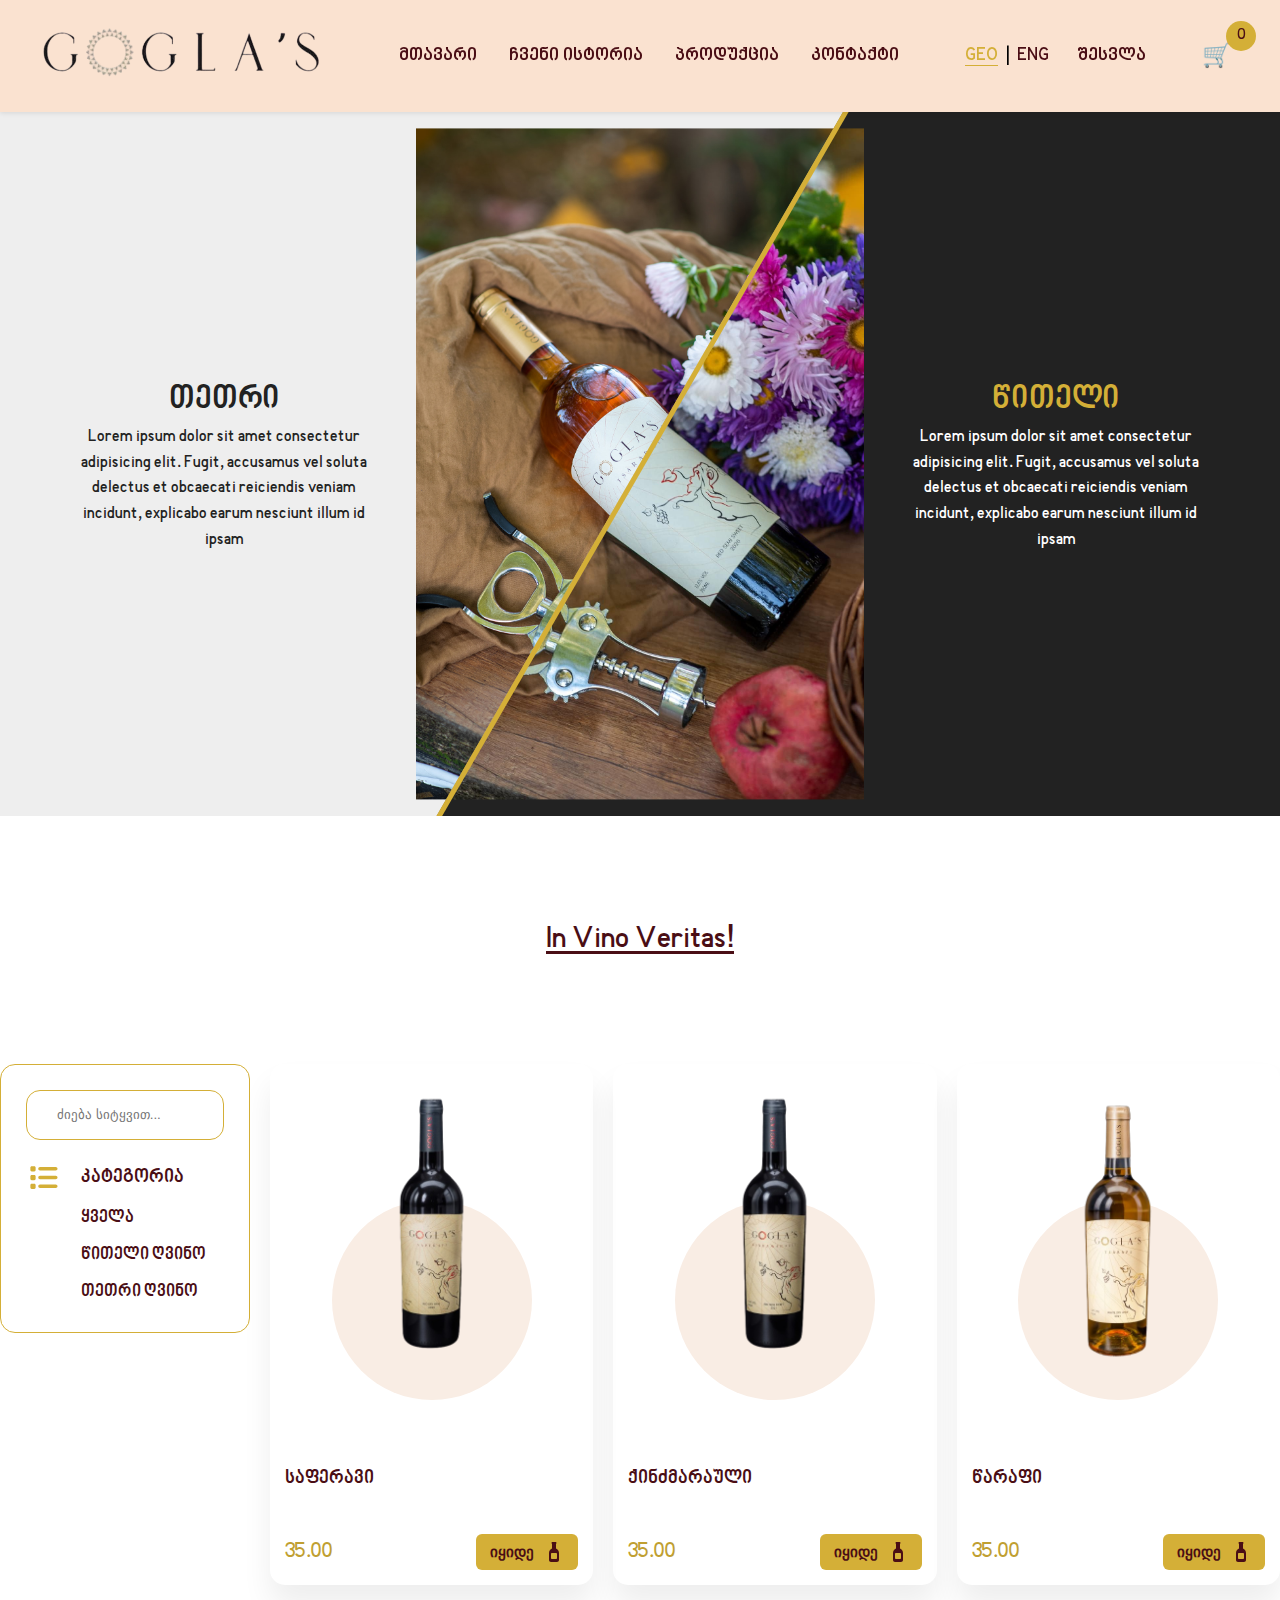
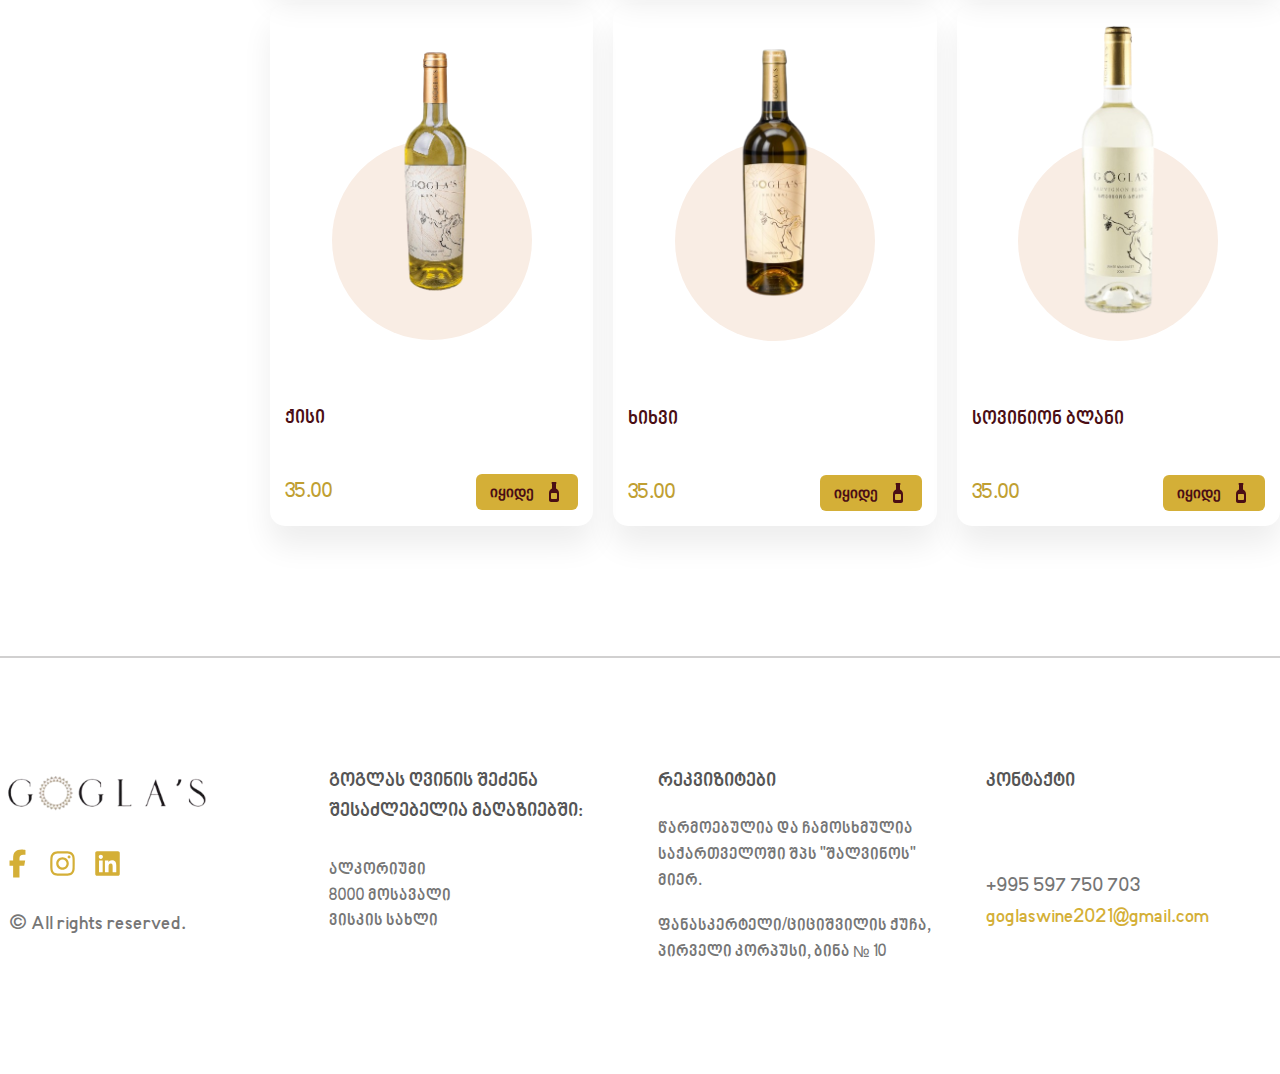
<file: index.html>
<!DOCTYPE html>
<html lang="en">
  <head>
    <meta charset="UTF-8" />
    <meta http-equiv="X-UA-Compatible" content="IE=edge" />
    <meta name="viewport" content="width=device-width, initial-scale=1.0" />
    <link rel="stylesheet" href="style.css" />
    <title>გოგლას ღვინო • Gogla's Wine</title>
  </head>
  <body>
    <header>
      <div class="container">
        <div class="header-container">
          <div class="logo">
            <a href="index.html">
              <img src="images/logo.png" alt="Gogla's Wine" />
            </a>
          </div>

          <nav class="main-nav">
            <ul class="nav-list">
              <li><a href="index.html" data-translate="home">მთავარი</a></li>
              <li><a href="about.html" data-translate="about">ჩვენი ისტორია</a></li>
              <li><a href="products.html" data-translate="products">პროდუქცია</a></li>
              <li><a href="contact.html" data-translate="contact">კონტაქტი</a></li>
            </ul>
          </nav>
          <div class="language">
            <a href="#" id="geo" class="lang geo active">GEO</a>
            <span>|</span>
            <a href="#" id="eng" class="lang eng">ENG</a>
          </div>

          <div class="user-actions">
            <a href="login.html" class="login-link" data-translate="login">
              <span>შესვლა</span>
            </a>
            <a href="cart.html" class="cart-link">
              <span class="cart-icon">🛒</span>
              <span class="cart-count">0</span>
            </a>
          </div>
          <button class="btn-mobile-nav" onclick="toggleMobileNav()">
            <svg
              xmlns="http://www.w3.org/2000/svg"
              fill="none"
              viewBox="0 0 24 24"
              stroke-width="1.5"
              stroke="currentColor"
              class="icon-mobile-nav"
            >
              <path
                stroke-linecap="round"
                stroke-linejoin="round"
                d="M3.75 6.75h16.5M3.75 12h16.5m-16.5 5.25h16.5"
              />
            </svg>
          </button>
        </div>

        <!--conteineris div-is bolo-->
      </div>
    </header>
    <main>
      <!----------HERO BLOCK-------------->
      <section id="wrapper" class="skewed">
        <div class="layer bottom">
          <div class="content-wrap">
            <!--skew-ის დროს სურათის გასწორება-->
            <div class="content-body">
              <h1 data-translate="red-w">წითელი</h1>
              <p>
                Lorem ipsum dolor sit amet consectetur adipisicing elit. Fugit,
                accusamus vel soluta delectus et obcaecati reiciendis veniam
                incidunt, explicabo earum nesciunt illum id ipsam
              </p>
            </div>
            <img src="images/black.jpg" alt="" />
            <!-- content-wrap is divi -->
          </div>
          <!-- layer bottomis divi -->
        </div>

        <div class="layer top">
          <div class="content-wrap">
            <div class="content-body">
              <h1 data-translate="white-w">თეთრი</h1>
              <p>
                Lorem ipsum dolor sit amet consectetur adipisicing elit. Fugit,
                accusamus vel soluta delectus et obcaecati reiciendis veniam
                incidunt, explicabo earum nesciunt illum id ipsam
              </p>
            </div>
            <img src="images/white.jpg" alt="" />
            <!-- content-wrap is divi -->
          </div>
          <!-- layer boromis divi -->
        </div>

        <div class="handle"></div>
      </section>
      <!--HERO BLOCK ENDS HERE -->
      <section class="line">
        <h2 id="line-title">In Vino Veritas!</h2>
      </section>
      <!-- ----3.Main content aside part----  -->
      <section class="main-content">
        <div class="container">
          <div class="grid-container">
            <aside>
              <div class="filter-box">
                <form method="post" action="">
                  <input
                    type="search"
                    id="search"
                    placeholder="ძიება სიტყვით..."
                    data-translate-placeholder="search_placeholder"
                  />
                </form>
                <div class="filter-list">
                  <div class="filter-header">
                    <svg
                      xmlns="http://www.w3.org/2000/svg"
                      viewBox="0 0 640 640"
                    >
                      <path
                        d="M104 112C90.7 112 80 122.7 80 136L80 184C80 197.3 90.7 208 104 208L152 208C165.3 208 176 197.3 176 184L176 136C176 122.7 165.3 112 152 112L104 112zM256 128C238.3 128 224 142.3 224 160C224 177.7 238.3 192 256 192L544 192C561.7 192 576 177.7 576 160C576 142.3 561.7 128 544 128L256 128zM256 288C238.3 288 224 302.3 224 320C224 337.7 238.3 352 256 352L544 352C561.7 352 576 337.7 576 320C576 302.3 561.7 288 544 288L256 288zM256 448C238.3 448 224 462.3 224 480C224 497.7 238.3 512 256 512L544 512C561.7 512 576 497.7 576 480C576 462.3 561.7 448 544 448L256 448zM80 296L80 344C80 357.3 90.7 368 104 368L152 368C165.3 368 176 357.3 176 344L176 296C176 282.7 165.3 272 152 272L104 272C90.7 272 80 282.7 80 296zM104 432C90.7 432 80 442.7 80 456L80 504C80 517.3 90.7 528 104 528L152 528C165.3 528 176 517.3 176 504L176 456C176 442.7 165.3 432 152 432L104 432z"
                      />
                    </svg>
                    <h3 data-translate="category_header">კატეგორია</h3>
                  </div>

                  <ul class="f-list">
                    <li><a href="#" data-filter="all" data-translate="category_all">ყველა</a></li>
                    <li><a href="#" data-filter="red" data-translate="category_red">წითელი ღვინო</a></li>
                    <li><a href="#" data-filter="white" data-translate="category_white">თეთრი ღვინო</a></li>
                  </ul>
                </div>
              </div>
            </aside>
            <div class="cards-container">
              <div
                class="grid-3-cols"
                data-name="საფერავი"
                data-name-eng="Saperavi"
                data-price="35.00"
                data-description-geo="წითელი მშრალი ღვინო დამზადებულია სოფელ კარდენახის ახოების მიკროზონაში მოყვანილი რჩეული ჯიშის ყურძნისგან, რაც განაპირობებს ღვინის ექსკლუზიურ სურნელსა და გემოს. ღვინო დაყენებულია ქვევრში, ჭაჭა-კლერტზე დუღილის პერიოდი 6-7 დღე. გამოირჩევა ხავერდოვანი, დაბალანსებული ჯიშური გემოთი. ალკოჰოლის შემცველობა: 13% "
                data-description-eng="Red dry wine made from selected grapes grown in the Akhoebi microzone of Kardenakhi village, giving it an exclusive aroma and taste. In a qvevri, fermentation lasted 6-7 days with skins and stems. A velvety, balanced varietal flavor characterizes this wine. Amount of alcohol: 13%"
                data-image="images/saperavi.png"
                data-category="red"
              >
                <div class="card-image">
                  <img src="images/saperavi2.png" alt="Gogla's Saperavi" />
                  <div class="overlay">
                    <span data-translate="details">დეტალურად</span>
                  </div>
                </div>
                <div class="card-info">
                  <h3 class="wine-name"  data-translate="wine1-title">საფერავი</h3>
                  <div class="card-bottom">
                    <span class="price">35.00</span>
                <button class="add-to-cart-btn" data-translate="buy">იყიდე <svg xmlns="http://www.w3.org/2000/svg" viewBox="0 0 640 640"> <path d="M240 32C240 14.3 254.3 0 272 0L368 0C385.7 0 400 14.3 400 32C400 43.8 393.6 54.2 384 59.7L384 205.3C440.5 230 480 286.4 480 352L480 576C480 611.3 451.3 640 416 640L224 640C188.7 640 160 611.3 160 576L160 352C160 286.4 199.5 230 256 205.3L256 59.7C246.4 54.2 240 43.8 240 32zM256 352C238.3 352 224 366.3 224 384L224 512C224 529.7 238.3 544 256 544L384 544C401.7 544 416 529.7 416 512L416 384C416 366.3 401.7 352 384 352L256 352z"/></svg></button>

                  </div>

                </div>

              
                
              </div>
              <div
                class="grid-3-cols"
                data-name="ქინძმარაული"
                data-name-eng="Kindzmarauli"
                data-price="35.00"
                data-description-geo="ადგილწარმოშობის დასახელების წითელი ნახევრად ტკბილი ღვინო დამზადებულია კახეთში, ქინძმარაულის ზონაში მოყვანილი საფერავის ჯიშის რჩეული ყურძნისგან, რაც განაპირობებს ღვინის განსხვავებულ სურნელს და გემოს. ღვინოს ახასიათებს ბროწეულისფერი, მკვეთრად გამოხატული კენკრის და ალუბლის არომატები. გამოირჩევა ჰარმონიული გემოთი და დაბალანსებული სტრუქტურით. ალკოჰოლის შემცველობა: 11.5%"
                data-description-eng="The Red Semi-Sweet Wine of Appellation Origin is made in Kakheti, from select Saperavi grapes grown in the Kindzmarauli micro-zone, which determines the wine's distinctive aroma and taste. With a pomegranate color and pronounced aromas of berries and cherries, this wine stands out for its harmonious taste and balance. Alcohol Content: 11.5%"
                data-image="images/kindzmarauli.png"
                data-category="red"
              >
                <div class="card-image">
                  <img src="images/kindz2.png" alt="Gogla's kindzmarauli" />
                  <div class="overlay">
                    <span data-translate="details">დეტალურად</span>
                  </div>
                </div>

                <div class="card-info">
                  <h3 class="wine-name" data-translate="wine2-title">ქინძმარაული</h3>
                  <div class="card-bottom">
                    <span class="price">35.00</span>
                <button class="add-to-cart-btn" data-translate="buy">იყიდე <svg xmlns="http://www.w3.org/2000/svg" viewBox="0 0 640 640"> <path d="M240 32C240 14.3 254.3 0 272 0L368 0C385.7 0 400 14.3 400 32C400 43.8 393.6 54.2 384 59.7L384 205.3C440.5 230 480 286.4 480 352L480 576C480 611.3 451.3 640 416 640L224 640C188.7 640 160 611.3 160 576L160 352C160 286.4 199.5 230 256 205.3L256 59.7C246.4 54.2 240 43.8 240 32zM256 352C238.3 352 224 366.3 224 384L224 512C224 529.7 238.3 544 256 544L384 544C401.7 544 416 529.7 416 512L416 384C416 366.3 401.7 352 384 352L256 352z"/></svg></button>

                  </div>

                </div>
              </div>

              <div
                class="grid-3-cols"
                data-name="წარაფი"
                data-name-eng="Tsarapi"
                data-price="35.00"
                data-description-geo="ადგილწარმოშობის დასახელების თეთრი მშრალი ღვინო დამზადებულია წარაფების მიკროზონაში მოყვანილი რქაწითელის ჯიშის რჩეული ყურძნისგან. ღვინო დამზადებულია ქვევრში ტრადიციული კახური მეთოდით. ქვევრში ჭაჭა-კლერტზე დავარგების პერიოდი 4-5 თვე.
                გამოირჩევა სხვადასხვა ხილის სურნელითა და თაფლის დაბალანსებული გემოთი."
                data-description-eng="The White Dry Wine of Appellation Origin (or Protected Designation of Origin) is made from select Rkatsiteli grapes grown in the Tsarapi micro-zone. The wine is crafted in Qvevri using the traditional Kakhetian method. The aging period on chacha and stalks in the Qvevri is 4–5 months. It is characterized by an aroma of various fruits and a balanced honey flavor."
                data-image="images/tsarafi2.png"
                data-category="white"
              >
                <div class="card-image">
                  <img src="images/tsarafi2.png" alt="Gogla's Tsarapi" />
                  <div class="overlay">
                    <span data-translate="details">დეტალურად</span>
                  </div>
                </div>

                <div class="card-info">
                  <h3 class="wine-name" data-translate="wine3-title">წარაფი</h3>
                  <div class="card-bottom">
                    <span class="price">35.00</span>
                <button class="add-to-cart-btn" data-translate="buy">იყიდე <svg xmlns="http://www.w3.org/2000/svg" viewBox="0 0 640 640"> <path d="M240 32C240 14.3 254.3 0 272 0L368 0C385.7 0 400 14.3 400 32C400 43.8 393.6 54.2 384 59.7L384 205.3C440.5 230 480 286.4 480 352L480 576C480 611.3 451.3 640 416 640L224 640C188.7 640 160 611.3 160 576L160 352C160 286.4 199.5 230 256 205.3L256 59.7C246.4 54.2 240 43.8 240 32zM256 352C238.3 352 224 366.3 224 384L224 512C224 529.7 238.3 544 256 544L384 544C401.7 544 416 529.7 416 512L416 384C416 366.3 401.7 352 384 352L256 352z"/></svg></button>

                  </div>

                </div>
              </div>

              <div
                class="grid-3-cols"
                data-name="ქისი"
                data-name-eng="Kisi"
                data-price="35.00"
                data-description-geo="თეთრი მშრალი ღვინო დამზადებულია კარდენახის მიკროზონაში მოყვანილი ქისის ჯიშის რჩეული ყურძნისგან. ღვინო დამზადებულია ქვევრში ტრადიციული კახური მეთოდით. ქვევრში ჭაჭა-კლერტზე დავარგების პერიოდი 4-5 თვე. ღვინო გამოირჩევა ორიგინალური ჯიშური და ხავერდოვანი გემოთი მკვეთრად გამოხატული სხვადასხვა ხილის ტონებით."
                data-description-eng="This White Dry Wine is made from select KISI grapes grown in the Kardanakhi micro-zone. The wine is crafted in Qvevri using the traditional Kakhetian method. The aging period on chacha and stalks (stems) in the Qvevri is 4–5 months. The wine stands out for its original varietal character and velvety taste with pronounced notes of various fruits."
                data-image="images/kisi.png"
                data-category="white"
              >
                <div class="card-image">
                  <img src="images/kisi.png" alt="Gogla's Saperavi" />
                  <div class="overlay">
                    <span data-translate="details">დეტალურად</span>
                  </div>
                </div>

                <div class="card-info">
                  <h3 class="wine-name" data-translate="wine4-title">ქისი</h3>
                  <div class="card-bottom">
                    <span class="price">35.00</span>
                <button class="add-to-cart-btn" data-translate="buy">იყიდე <svg xmlns="http://www.w3.org/2000/svg" viewBox="0 0 640 640"> <path d="M240 32C240 14.3 254.3 0 272 0L368 0C385.7 0 400 14.3 400 32C400 43.8 393.6 54.2 384 59.7L384 205.3C440.5 230 480 286.4 480 352L480 576C480 611.3 451.3 640 416 640L224 640C188.7 640 160 611.3 160 576L160 352C160 286.4 199.5 230 256 205.3L256 59.7C246.4 54.2 240 43.8 240 32zM256 352C238.3 352 224 366.3 224 384L224 512C224 529.7 238.3 544 256 544L384 544C401.7 544 416 529.7 416 512L416 384C416 366.3 401.7 352 384 352L256 352z"/></svg></button>

                  </div>

                </div>
              </div>

              <div
                class="grid-3-cols"
                data-name="ხიხვი"
                data-name-eng="Khikhvi"
                data-price="35.00"
                data-description-geo="ქართული ავთენტური თეთრი, მშრალი ღვინო დამზადებულია კარდენახის მიკროზონაში მოყვანილი ხიხვის ჯიშის რჩეული ყურძნსგან. ღვინო დამზადებულია ქვევრში ტრადიციული კახური მეთოდით. ქვევრში ჭაჭა-კლერტზე დავარგების პერიოდი 4-5 თვე. ახასიათებს ქარვისფერი შეფერილობა, თაფლის ნაზი სურნელი და გემო. ალკოჰოლის შემცველობა: 12.5%"
               data-description-eng="This authentic Georgian White Dry Wine is made from select Khikhvi grapes grown in the Kardanakhi micro-zone. The wine is crafted in Qvevri using the traditional Kakhetian method. The aging period on chacha and stalks (stems) in the Qvevri is 4–5 months. It is characterized by an amber color, a subtle honey aroma, and flavor. Alcohol Content: 12.5%"
                data-image="images/khikhvi.png"
                data-category="white"
              >
                <div class="card-image">
                  <img src="images/khikhvi2.png" alt="Gogla's Saperavi" />
                  <div class="overlay">
                    <span data-translate="details">დეტალურად</span>
                  </div>
                </div>

                <div class="card-info">
                  <h3 class="wine-name" data-translate="wine5-title">ხიხვი</h3>
                  <div class="card-bottom">
                    <span class="price">35.00</span>
                <button class="add-to-cart-btn" data-translate="buy">იყიდე <svg xmlns="http://www.w3.org/2000/svg" viewBox="0 0 640 640"> <path d="M240 32C240 14.3 254.3 0 272 0L368 0C385.7 0 400 14.3 400 32C400 43.8 393.6 54.2 384 59.7L384 205.3C440.5 230 480 286.4 480 352L480 576C480 611.3 451.3 640 416 640L224 640C188.7 640 160 611.3 160 576L160 352C160 286.4 199.5 230 256 205.3L256 59.7C246.4 54.2 240 43.8 240 32zM256 352C238.3 352 224 366.3 224 384L224 512C224 529.7 238.3 544 256 544L384 544C401.7 544 416 529.7 416 512L416 384C416 366.3 401.7 352 384 352L256 352z"/></svg></button>

                  </div>
                </div>
                 </div>
              
              <div
                class="grid-3-cols"
                data-name="სოვინიონ ბლანი"
                data-name-eng="Sauvignon Blanc"
                data-price="35.00"
                data-description-geo=" GOGLA’s სოვინიონ ბლანი - 2024 წლის
                სიახლე ჩვენს მეღვინეობაში — თეთრი, ნახევრად ტკბილი ღვინო, დაყენებული კლასიკური ტექნოლოგიით.
                
                🍇 მოსავალი: 2024 წელი
                📍 მიკროზონა: კარდენახი
                🍷 ტექნოლოგია: კლასიკური
                🔸 ალკოჰოლი: 11%"
                data-description-eng="GOGLA’s Sauvignon Blanc – A 2024 novelty from our winery – is a White, Semi-Sweet Wine, produced using classic technology. Harvest: 2024. Micro-zone: Kardanakhi. Technology: Classic. 
                Crafted from select Sauvignon Blanc grapes, this wine stands out for its refined structure and rich aromas, with delicate notes of apricot and melon dominating.The taste is velvety, featuring balanced acidity and a long, elegant finish. Alcohol: 11% "
                data-image="images/sauvignonblanc.png"
                data-category="white"
              >
                <div class="card-image">
                  <img src="images/sovinioni2.png" alt="Gogla's Saperavi" />
                  <div class="overlay">
                    <span data-translate="details">დეტალურად</span>
                  </div>
                </div>

                <div class="card-info">
                  <h3 class="wine-name" data-translate="wine6-title">სოვინიონ ბლანი</h3>
                  <div class="card-bottom">
                    <span class="price">35.00</span>
                <button class="add-to-cart-btn" data-translate="buy">იყიდე <svg xmlns="http://www.w3.org/2000/svg" viewBox="0 0 640 640"> <path d="M240 32C240 14.3 254.3 0 272 0L368 0C385.7 0 400 14.3 400 32C400 43.8 393.6 54.2 384 59.7L384 205.3C440.5 230 480 286.4 480 352L480 576C480 611.3 451.3 640 416 640L224 640C188.7 640 160 611.3 160 576L160 352C160 286.4 199.5 230 256 205.3L256 59.7C246.4 54.2 240 43.8 240 32zM256 352C238.3 352 224 366.3 224 384L224 512C224 529.7 238.3 544 256 544L384 544C401.7 544 416 529.7 416 512L416 384C416 366.3 401.7 352 384 352L256 352z"/></svg></button>

                  </div>
               </div>
              </div>

            </div>
              <!--gridis cont bolo-->
          </div>
        </div>

        <!--------modal window (for js)--------->
        <!-- .modal (მთელი ეკრანის მუქი ფენა)//modal-content (თეთრი ყუთი). მთელი მოდალის შავ კონტეინერში მოქცეულია მოდალ კონტენტი, მოდალ კონტენტში მოქცეულია მოდალ ინერი და ინერში კიდევ მოდალ ინფო და იმგ ვრეფერი -->
        <div class="modal" id="wineModal">
          <div class="modal-content">
            <span class="close-btn">&times;</span>
            <div class="modal-inner">
              <div class="modal-image-wrapper">
                <img id="modal-image" src="images/saperavi.png" />
              </div>

              <div class="modal-info">
                <h3 id="modal-name"></h3>
                <p id="modal-description"></p>
                <span id="modal-price"></span>
              </div>
              <!--inner is bolo-->
            </div>
            <!--modal-contentis bolo-->
          </div>
          <!--modalis bolo-->
        </div>
      </section>
      <!-- ----Main content aside part ends here----  -->
    </main>
    <!--FOOTER -->
    <footer>
      <div class="container">
        <div class="footer-grid-container">
          <div class="logo-col">
            <a href="index.html"
              ><img src="images/logo.png" alt="Gogla's Wine"
            /></a>
            <ul class="social-links">
              <li>
                <a href="https://www.facebook.com/Goglaswine"
                  ><svg
                    xmlns="http://www.w3.org/2000/svg"
                    viewBox="0 0 640 640"
                  >
                    <path
                      d="M240 363.3L240 576L356 576L356 363.3L442.5 363.3L460.5 265.5L356 265.5L356 230.9C356 179.2 376.3 159.4 428.7 159.4C445 159.4 458.1 159.8 465.7 160.6L465.7 71.9C451.4 68 416.4 64 396.2 64C289.3 64 240 114.5 240 223.4L240 265.5L174 265.5L174 363.3L240 363.3z"
                    /></svg
                ></a>
              </li>
              <li>
                <a href="https://www.instagram.com/goglaswine_/"
                  ><svg
                    xmlns="http://www.w3.org/2000/svg"
                    viewBox="0 0 640 640"
                  >
                    <path
                      d="M320.3 205C256.8 204.8 205.2 256.2 205 319.7C204.8 383.2 256.2 434.8 319.7 435C383.2 435.2 434.8 383.8 435 320.3C435.2 256.8 383.8 205.2 320.3 205zM319.7 245.4C360.9 245.2 394.4 278.5 394.6 319.7C394.8 360.9 361.5 394.4 320.3 394.6C279.1 394.8 245.6 361.5 245.4 320.3C245.2 279.1 278.5 245.6 319.7 245.4zM413.1 200.3C413.1 185.5 425.1 173.5 439.9 173.5C454.7 173.5 466.7 185.5 466.7 200.3C466.7 215.1 454.7 227.1 439.9 227.1C425.1 227.1 413.1 215.1 413.1 200.3zM542.8 227.5C541.1 191.6 532.9 159.8 506.6 133.6C480.4 107.4 448.6 99.2 412.7 97.4C375.7 95.3 264.8 95.3 227.8 97.4C192 99.1 160.2 107.3 133.9 133.5C107.6 159.7 99.5 191.5 97.7 227.4C95.6 264.4 95.6 375.3 97.7 412.3C99.4 448.2 107.6 480 133.9 506.2C160.2 532.4 191.9 540.6 227.8 542.4C264.8 544.5 375.7 544.5 412.7 542.4C448.6 540.7 480.4 532.5 506.6 506.2C532.8 480 541 448.2 542.8 412.3C544.9 375.3 544.9 264.5 542.8 227.5zM495 452C487.2 471.6 472.1 486.7 452.4 494.6C422.9 506.3 352.9 503.6 320.3 503.6C287.7 503.6 217.6 506.2 188.2 494.6C168.6 486.8 153.5 471.7 145.6 452C133.9 422.5 136.6 352.5 136.6 319.9C136.6 287.3 134 217.2 145.6 187.8C153.4 168.2 168.5 153.1 188.2 145.2C217.7 133.5 287.7 136.2 320.3 136.2C352.9 136.2 423 133.6 452.4 145.2C472 153 487.1 168.1 495 187.8C506.7 217.3 504 287.3 504 319.9C504 352.5 506.7 422.6 495 452z"
                    /></svg
                ></a>
              </li>
              <li>
                <a href="https://www.linkedin.com/company/gogla-s/">
                  <svg xmlns="http://www.w3.org/2000/svg" viewBox="0 0 640 640">
                    <path
                      d="M512 96L127.9 96C110.3 96 96 110.5 96 128.3L96 511.7C96 529.5 110.3 544 127.9 544L512 544C529.6 544 544 529.5 544 511.7L544 128.3C544 110.5 529.6 96 512 96zM231.4 480L165 480L165 266.2L231.5 266.2L231.5 480L231.4 480zM198.2 160C219.5 160 236.7 177.2 236.7 198.5C236.7 219.8 219.5 237 198.2 237C176.9 237 159.7 219.8 159.7 198.5C159.7 177.2 176.9 160 198.2 160zM480.3 480L413.9 480L413.9 376C413.9 351.2 413.4 319.3 379.4 319.3C344.8 319.3 339.5 346.3 339.5 374.2L339.5 480L273.1 480L273.1 266.2L336.8 266.2L336.8 295.4L337.7 295.4C346.6 278.6 368.3 260.9 400.6 260.9C467.8 260.9 480.3 305.2 480.3 362.8L480.3 480z"
                    />
                  </svg>
                </a>
              </li>
            </ul>
            <p>© All rights reserved.</p>
          </div>
          <div class="shop-col">
            <h4 data-translate="footer_shop_title">გოგლას ღვინის შეძენა შესაძლებელია მაღაზიებში:</h4>
            <ul>
              <li><a href="https://alcorium-store.ge/" data-translate="shop_alcorium">ალკორიუმი</a></li>
              <li><a href="https://8000vintages.ge/" data-translate="shop_8000">8000 მოსავალი</a></li>
              <li><a href="" data-translate="shop_whisky">ვისკის სახლი</a></li>
            </ul>
          </div>

          <div class="rec-col">
            <div class="rec-info">
              <h4 data-translate="footer_requisites_title">რეკვიზიტები</h4>
             <p data-translate="footer_production_text">წარმოებულია და ჩამოსხმულია საქართველოში შპს "შალვინოს" მიერ.</p>
             <p data-translate="footer_address">ფანასკერტელი/ციციშვილის ქუჩა, პირველი კორპუსი, ბინა № 10</p>
            </div>
            
          </div>
          
          <div class="contact-col">
            <div class="footer-info">
              <h4 data-translate="footer_contact_title">კონტაქტი</h4>
              <span>+995 597 750 703</span>
            </div>
            <p>goglaswine2021@gmail.com</p>
          </div>
        



          <!--gridis cont boloo-->
        </div>
      </div>
    </footer>

    <script src="js/script.js"></script>
  </body>
</html>
</file>
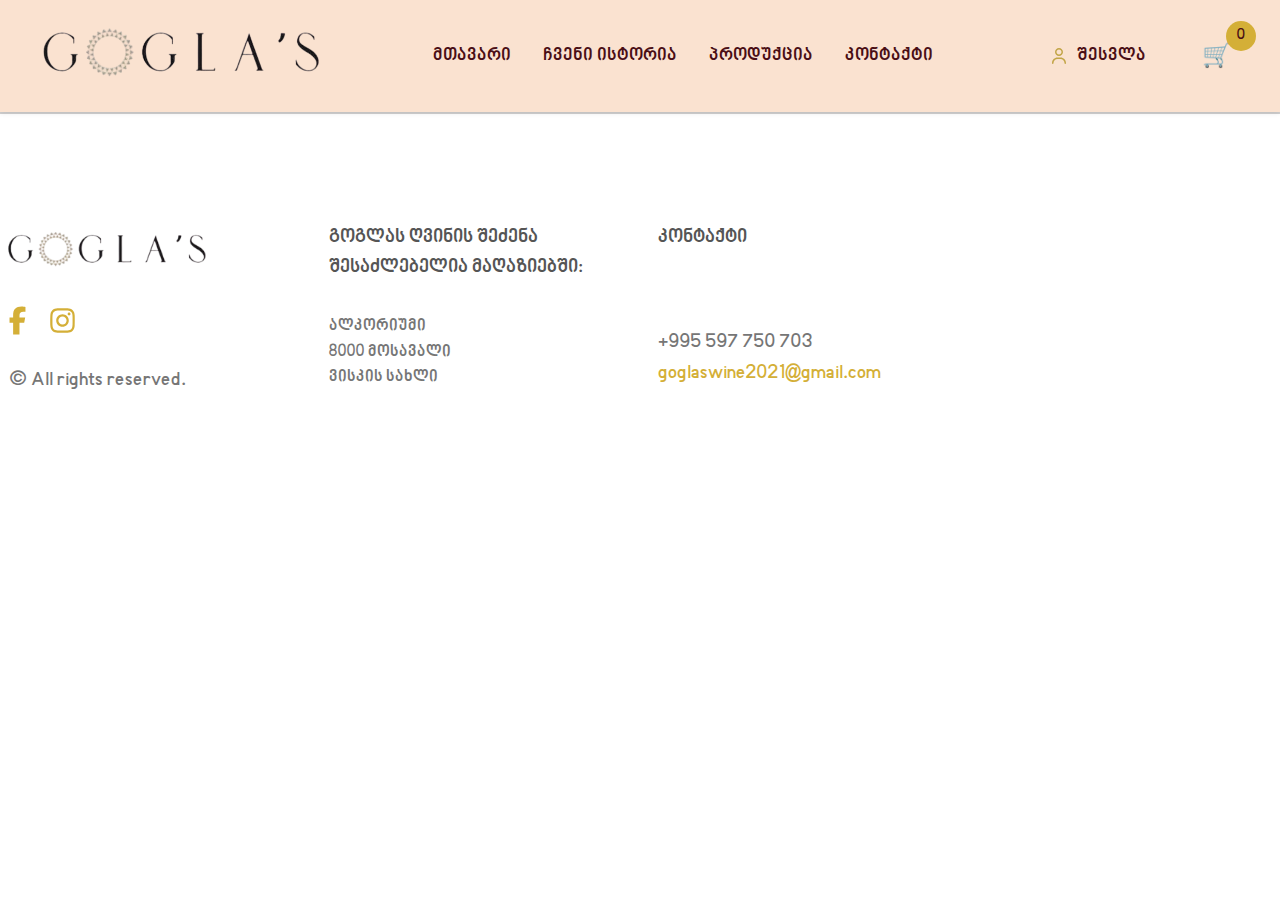
<file: about.html>
<!DOCTYPE html>
<html lang="en">
  <head>
    <meta charset="UTF-8" />
    <meta http-equiv="X-UA-Compatible" content="IE=edge" />
    <meta name="viewport" content="width=device-width, initial-scale=1.0" />
    <link rel="stylesheet" href="style.css" />
    <title>გოგლას ღვინო • Gogla's Wine</title>
  </head>
  <body>
    <header>
      <div class="container">
        <div class="header-container">
          <div class="logo">
            <a href="index.html">
              <img src="images/logo.png" alt="Gogla's Wine" />
            </a>
          </div>

          <nav class="main-nav">
            <ul class="nav-list">
              <li><a href="index.html">მთავარი</a></li>
              <li><a href="about.html">ჩვენი ისტორია</a></li>
              <li><a href="products.html">პროდუქცია</a></li>
              <li><a href="contact.html">კონტაქტი</a></li>
            </ul>
          </nav>

          <div class="user-actions">
            <a href="login.html" class="login-link">
              <svg xmlns="http://www.w3.org/2000/svg" viewBox="0 0 640 640">
                <!--fontawesome -->
                <path
                  d="M240 192C240 147.8 275.8 112 320 112C364.2 112 400 147.8 400 192C400 236.2 364.2 272 320 272C275.8 272 240 236.2 240 192zM448 192C448 121.3 390.7 64 320 64C249.3 64 192 121.3 192 192C192 262.7 249.3 320 320 320C390.7 320 448 262.7 448 192zM144 544C144 473.3 201.3 416 272 416L368 416C438.7 416 496 473.3 496 544L496 552C496 565.3 506.7 576 520 576C533.3 576 544 565.3 544 552L544 544C544 446.8 465.2 368 368 368L272 368C174.8 368 96 446.8 96 544L96 552C96 565.3 106.7 576 120 576C133.3 576 144 565.3 144 552L144 544z"
                />
              </svg>
              <span>შესვლა</span>
            </a>
            <a href="cart.html" class="cart-link">
              <span class="cart-icon">🛒</span>
              <span class="cart-count">0</span>
            </a>
          </div>
          <button class="btn-mobile-nav" onclick="toggleMobileNav()">
            <svg
              xmlns="http://www.w3.org/2000/svg"
              fill="none"
              viewBox="0 0 24 24"
              stroke-width="1.5"
              stroke="currentColor"
              class="icon-mobile-nav"
            >
              <path
                stroke-linecap="round"
                stroke-linejoin="round"
                d="M3.75 6.75h16.5M3.75 12h16.5m-16.5 5.25h16.5"
              />
            </svg>
          </button>
        </div>

        <!--conteineris div-is bolo-->
      </div>
    </header>

    <footer>
      <div class="container">
        <div class="footer-grid-container">
          <div class="logo-col">
            <a href="index.html"
              ><img src="images/logo.png" alt="Gogla's Wine"
            /></a>
            <ul class="social-links">
              <li>
                <a href="https://www.facebook.com/Goglaswine"
                  ><svg
                    xmlns="http://www.w3.org/2000/svg"
                    viewBox="0 0 640 640"
                  >
                    <path
                      d="M240 363.3L240 576L356 576L356 363.3L442.5 363.3L460.5 265.5L356 265.5L356 230.9C356 179.2 376.3 159.4 428.7 159.4C445 159.4 458.1 159.8 465.7 160.6L465.7 71.9C451.4 68 416.4 64 396.2 64C289.3 64 240 114.5 240 223.4L240 265.5L174 265.5L174 363.3L240 363.3z"
                    /></svg
                ></a>
              </li>
              <li>
                <a href="https://www.instagram.com/goglaswine_/"
                  ><svg
                    xmlns="http://www.w3.org/2000/svg"
                    viewBox="0 0 640 640"
                  >
                    <path
                      d="M320.3 205C256.8 204.8 205.2 256.2 205 319.7C204.8 383.2 256.2 434.8 319.7 435C383.2 435.2 434.8 383.8 435 320.3C435.2 256.8 383.8 205.2 320.3 205zM319.7 245.4C360.9 245.2 394.4 278.5 394.6 319.7C394.8 360.9 361.5 394.4 320.3 394.6C279.1 394.8 245.6 361.5 245.4 320.3C245.2 279.1 278.5 245.6 319.7 245.4zM413.1 200.3C413.1 185.5 425.1 173.5 439.9 173.5C454.7 173.5 466.7 185.5 466.7 200.3C466.7 215.1 454.7 227.1 439.9 227.1C425.1 227.1 413.1 215.1 413.1 200.3zM542.8 227.5C541.1 191.6 532.9 159.8 506.6 133.6C480.4 107.4 448.6 99.2 412.7 97.4C375.7 95.3 264.8 95.3 227.8 97.4C192 99.1 160.2 107.3 133.9 133.5C107.6 159.7 99.5 191.5 97.7 227.4C95.6 264.4 95.6 375.3 97.7 412.3C99.4 448.2 107.6 480 133.9 506.2C160.2 532.4 191.9 540.6 227.8 542.4C264.8 544.5 375.7 544.5 412.7 542.4C448.6 540.7 480.4 532.5 506.6 506.2C532.8 480 541 448.2 542.8 412.3C544.9 375.3 544.9 264.5 542.8 227.5zM495 452C487.2 471.6 472.1 486.7 452.4 494.6C422.9 506.3 352.9 503.6 320.3 503.6C287.7 503.6 217.6 506.2 188.2 494.6C168.6 486.8 153.5 471.7 145.6 452C133.9 422.5 136.6 352.5 136.6 319.9C136.6 287.3 134 217.2 145.6 187.8C153.4 168.2 168.5 153.1 188.2 145.2C217.7 133.5 287.7 136.2 320.3 136.2C352.9 136.2 423 133.6 452.4 145.2C472 153 487.1 168.1 495 187.8C506.7 217.3 504 287.3 504 319.9C504 352.5 506.7 422.6 495 452z"
                    /></svg
                ></a>
              </li>
            </ul>
            <p>© All rights reserved.</p>
          </div>
          <div class="shop-col">
            <h4>გოგლას ღვინის შეძენა შესაძლებელია მაღაზიებში:</h4>
            <ul>
              <li><a href="https://alcorium-store.ge/">ალკორიუმი</a></li>
              <li><a href="https://8000vintages.ge/">8000 მოსავალი</a></li>
              <li><a href="">ვისკის სახლი</a></li>
            </ul>
          </div>
          <div class="contact-col">
            <div class="footer-info">
              <h4>კონტაქტი</h4>
              <span>+995 597 750 703</span>
            </div>
            <p>goglaswine2021@gmail.com</p>
          </div>

          <!--gridis cont boloo-->
        </div>
      </div>
    </footer>

    <script src="js/script.js"></script>
  </body>
</html>
</file>
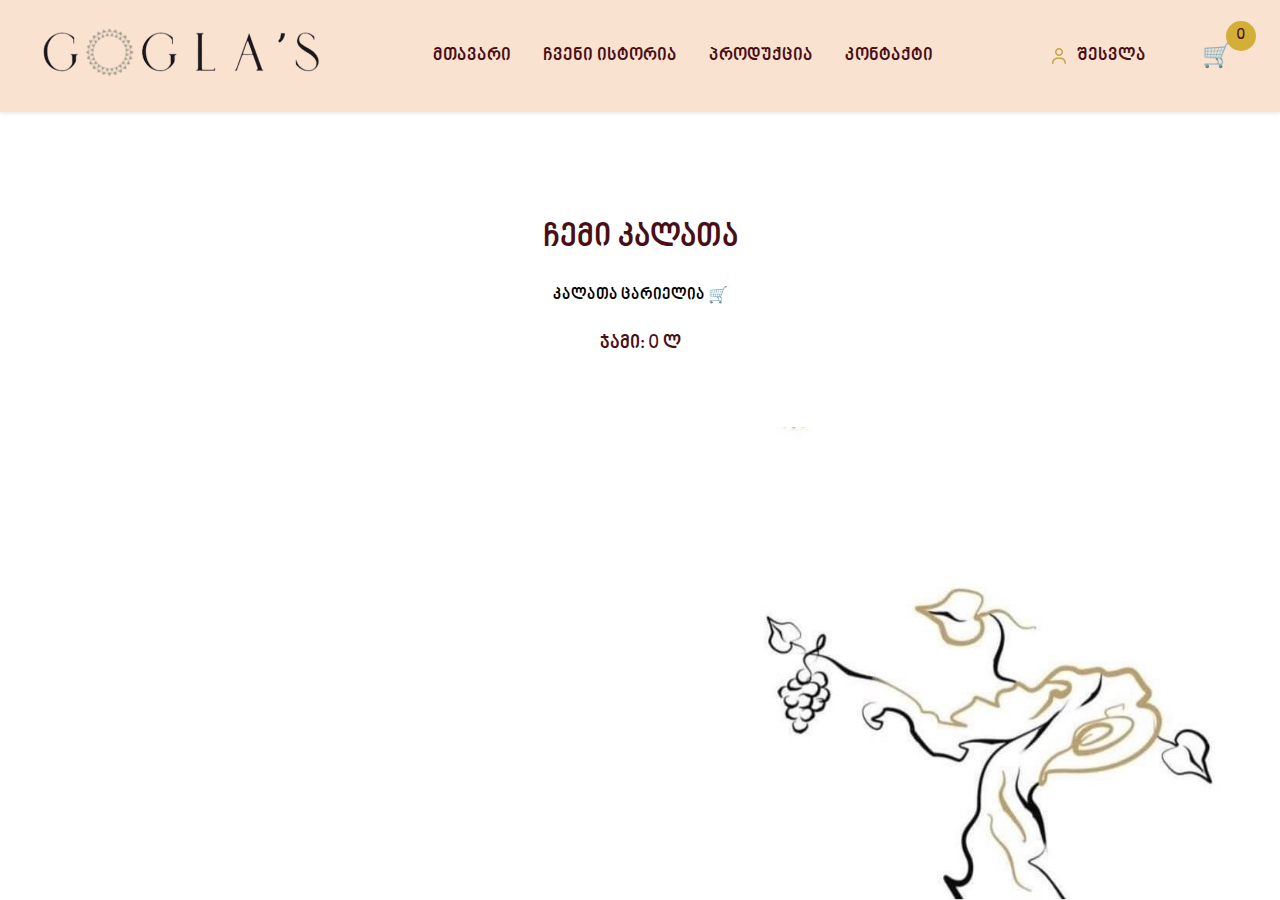
<file: cart.html>
<!DOCTYPE html>
<html lang="en">
<head>
  <meta charset="UTF-8">
  <meta http-equiv="X-UA-Compatible" content="IE=edge">
  <meta name="viewport" content="width=device-width, initial-scale=1.0">
  <link rel="stylesheet" href="style.css" />
  <link rel="stylesheet" href="cart.css" />
  <title>Cart</title>
</head>
<body id="bgr">
  <header>
    <div class="container">
      <div class="header-container">
        <div class="logo">
          <a href="index.html">
            <img src="images/logo.png" alt="Gogla's Wine" />
          </a>
        </div>

        <nav class="main-nav">
          <ul class="nav-list">
            <li><a href="index.html">მთავარი</a></li>
            <li><a href="about.html">ჩვენი ისტორია</a></li>
            <li><a href="products.html">პროდუქცია</a></li>
            <li><a href="contact.html">კონტაქტი</a></li>
          </ul>
        </nav>

        <div class="user-actions">
          <a href="login.html" class="login-link">
            <svg xmlns="http://www.w3.org/2000/svg" viewBox="0 0 640 640">
              <path
                d="M240 192C240 147.8 275.8 112 320 112C364.2 112 400 147.8 400 192C400 236.2 364.2 272 320 272C275.8 272 240 236.2 240 192zM448 192C448 121.3 390.7 64 320 64C249.3 64 192 121.3 192 192C192 262.7 249.3 320 320 320C390.7 320 448 262.7 448 192zM144 544C144 473.3 201.3 416 272 416L368 416C438.7 416 496 473.3 496 544L496 552C496 565.3 506.7 576 520 576C533.3 576 544 565.3 544 552L544 544C544 446.8 465.2 368 368 368L272 368C174.8 368 96 446.8 96 544L96 552C96 565.3 106.7 576 120 576C133.3 576 144 565.3 144 552L144 544z"
              />
            </svg>
            <span>შესვლა</span>
          </a>
          <a href="cart.html" class="cart-link">
            <span class="cart-icon">🛒</span>
            <span class="cart-count">0</span>
          </a>
        </div>
        <button class="btn-mobile-nav" onclick="toggleMobileNav()">
          <svg
            xmlns="http://www.w3.org/2000/svg"
            fill="none"
            viewBox="0 0 24 24"
            stroke-width="1.5"
            stroke="currentColor"
            class="icon-mobile-nav"
          >
            <path
              stroke-linecap="round"
              stroke-linejoin="round"
              d="M3.75 6.75h16.5M3.75 12h16.5m-16.5 5.25h16.5"
            />
          </svg>
        </button>
      </div>

      <!--conteineris div-is bolo-->
    </div>
  </header>
  <main>
    <div class="container">
      <h1 class="cart-title">ჩემი კალათა</h1>
      <div id="cart-items"></div>
      <h3 id="cart-total">ჯამი: 0 ლ</h3>
    </div>
  
  </main>
  <script src="js/cart.js"></script>
</body>
</html>
</file>
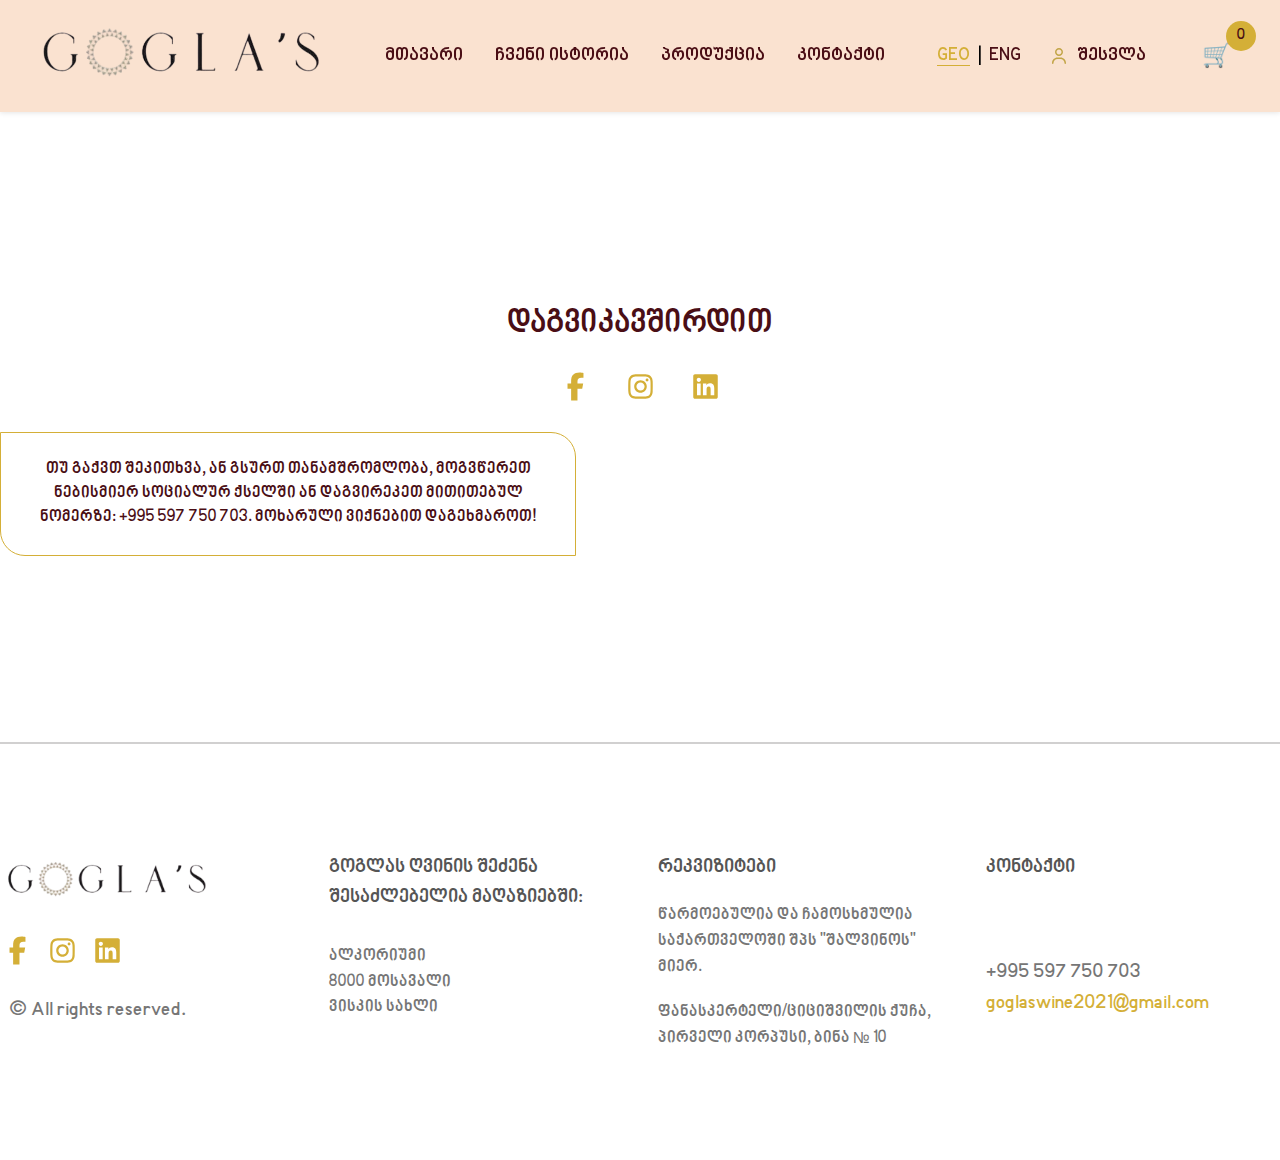
<file: contact.html>
<!DOCTYPE html>
<html lang="en">
  <head>
    <meta charset="UTF-8" />
    <meta http-equiv="X-UA-Compatible" content="IE=edge" />
    <meta name="viewport" content="width=device-width, initial-scale=1.0" />
    <link rel="stylesheet" href="style.css" />
    <title>გოგლას ღვინო • Gogla's Wine</title>
  </head>
  <body>
    <header>
      <div class="container">
        <div class="header-container">
          <div class="logo">
            <a href="index.html">
              <img src="images/logo.png" alt="Gogla's Wine" />
            </a>
          </div>

          <nav class="main-nav">
            <ul class="nav-list">
              <li><a href="index.html" data-translate="home">მთავარი</a></li>
              <li>
                <a href="about.html" data-translate="about">ჩვენი ისტორია</a>
              </li>
              <li>
                <a href="products.html" data-translate="products">პროდუქცია</a>
              </li>
              <li>
                <a href="contact.html" data-translate="contact">კონტაქტი</a>
              </li>
            </ul>
          </nav>
          <div class="language">
            <a href="#" id="geo" class="lang geo active">GEO</a>
            <span>|</span>
            <a href="#" id="eng" class="lang eng">ENG</a>
          </div>

          <div class="user-actions">
            <a href="login.html" class="login-link" data-translate="login">
              <svg xmlns="http://www.w3.org/2000/svg" viewBox="0 0 640 640">
                <path
                  d="M240 192C240 147.8 275.8 112 320 112C364.2 112 400 147.8 400 192C400 236.2 364.2 272 320 272C275.8 272 240 236.2 240 192zM448 192C448 121.3 390.7 64 320 64C249.3 64 192 121.3 192 192C192 262.7 249.3 320 320 320C390.7 320 448 262.7 448 192zM144 544C144 473.3 201.3 416 272 416L368 416C438.7 416 496 473.3 496 544L496 552C496 565.3 506.7 576 520 576C533.3 576 544 565.3 544 552L544 544C544 446.8 465.2 368 368 368L272 368C174.8 368 96 446.8 96 544L96 552C96 565.3 106.7 576 120 576C133.3 576 144 565.3 144 552L144 544z"
                />
              </svg>
              <span>შესვლა</span>
            </a>
            <a href="cart.html" class="cart-link">
              <span class="cart-icon">🛒</span>
              <span class="cart-count">0</span>
            </a>
          </div>
          <button class="btn-mobile-nav" onclick="toggleMobileNav()">
            <svg
              xmlns="http://www.w3.org/2000/svg"
              fill="none"
              viewBox="0 0 24 24"
              stroke-width="1.5"
              stroke="currentColor"
              class="icon-mobile-nav"
            >
              <path
                stroke-linecap="round"
                stroke-linejoin="round"
                d="M3.75 6.75h16.5M3.75 12h16.5m-16.5 5.25h16.5"
              />
            </svg>
          </button>
        </div>

        <!--conteineris div-is bolo-->
      </div>
    </header>

    <section class="contact-section">
      <div class="container">
        <h2 id="contact-title">დაგვიკავშირდით</h2>

        <ul class="contact-links">
          <li>
            <a href="https://www.facebook.com/Goglaswine"
              ><svg
                xmlns="http://www.w3.org/2000/svg"
                viewBox="0 0 640 640"
              >
                <path
                  d="M240 363.3L240 576L356 576L356 363.3L442.5 363.3L460.5 265.5L356 265.5L356 230.9C356 179.2 376.3 159.4 428.7 159.4C445 159.4 458.1 159.8 465.7 160.6L465.7 71.9C451.4 68 416.4 64 396.2 64C289.3 64 240 114.5 240 223.4L240 265.5L174 265.5L174 363.3L240 363.3z"
                /></svg
            ></a>
          </li>
          <li>
            <a href="https://www.instagram.com/goglaswine_/"
              ><svg
                xmlns="http://www.w3.org/2000/svg"
                viewBox="0 0 640 640"
              >
                <path
                  d="M320.3 205C256.8 204.8 205.2 256.2 205 319.7C204.8 383.2 256.2 434.8 319.7 435C383.2 435.2 434.8 383.8 435 320.3C435.2 256.8 383.8 205.2 320.3 205zM319.7 245.4C360.9 245.2 394.4 278.5 394.6 319.7C394.8 360.9 361.5 394.4 320.3 394.6C279.1 394.8 245.6 361.5 245.4 320.3C245.2 279.1 278.5 245.6 319.7 245.4zM413.1 200.3C413.1 185.5 425.1 173.5 439.9 173.5C454.7 173.5 466.7 185.5 466.7 200.3C466.7 215.1 454.7 227.1 439.9 227.1C425.1 227.1 413.1 215.1 413.1 200.3zM542.8 227.5C541.1 191.6 532.9 159.8 506.6 133.6C480.4 107.4 448.6 99.2 412.7 97.4C375.7 95.3 264.8 95.3 227.8 97.4C192 99.1 160.2 107.3 133.9 133.5C107.6 159.7 99.5 191.5 97.7 227.4C95.6 264.4 95.6 375.3 97.7 412.3C99.4 448.2 107.6 480 133.9 506.2C160.2 532.4 191.9 540.6 227.8 542.4C264.8 544.5 375.7 544.5 412.7 542.4C448.6 540.7 480.4 532.5 506.6 506.2C532.8 480 541 448.2 542.8 412.3C544.9 375.3 544.9 264.5 542.8 227.5zM495 452C487.2 471.6 472.1 486.7 452.4 494.6C422.9 506.3 352.9 503.6 320.3 503.6C287.7 503.6 217.6 506.2 188.2 494.6C168.6 486.8 153.5 471.7 145.6 452C133.9 422.5 136.6 352.5 136.6 319.9C136.6 287.3 134 217.2 145.6 187.8C153.4 168.2 168.5 153.1 188.2 145.2C217.7 133.5 287.7 136.2 320.3 136.2C352.9 136.2 423 133.6 452.4 145.2C472 153 487.1 168.1 495 187.8C506.7 217.3 504 287.3 504 319.9C504 352.5 506.7 422.6 495 452z"
                /></svg
            ></a>
          </li>
          <li>
            <a href="https://www.linkedin.com/company/gogla-s/">
              <svg xmlns="http://www.w3.org/2000/svg" viewBox="0 0 640 640">
                <path
                  d="M512 96L127.9 96C110.3 96 96 110.5 96 128.3L96 511.7C96 529.5 110.3 544 127.9 544L512 544C529.6 544 544 529.5 544 511.7L544 128.3C544 110.5 529.6 96 512 96zM231.4 480L165 480L165 266.2L231.5 266.2L231.5 480L231.4 480zM198.2 160C219.5 160 236.7 177.2 236.7 198.5C236.7 219.8 219.5 237 198.2 237C176.9 237 159.7 219.8 159.7 198.5C159.7 177.2 176.9 160 198.2 160zM480.3 480L413.9 480L413.9 376C413.9 351.2 413.4 319.3 379.4 319.3C344.8 319.3 339.5 346.3 339.5 374.2L339.5 480L273.1 480L273.1 266.2L336.8 266.2L336.8 295.4L337.7 295.4C346.6 278.6 368.3 260.9 400.6 260.9C467.8 260.9 480.3 305.2 480.3 362.8L480.3 480z"
                />
              </svg>
            </a>
          </li>
        </ul>

        <div class="contact">
          <p id="contact-p">
            თუ გაქვთ შეკითხვა, ან გსურთ თანამშრომლობა, მოგვწერეთ
            ნებისმიერ სოციალურ ქსელში ან დაგვირეკეთ მითითებულ ნომერზე: +995 597 750 703. მოხარული
            ვიქნებით დაგეხმაროთ!
          </p>
        </div>

       
      
       


      </div>
    
    </section>

    <!--FOOTER -->
    <footer>
      <div class="container">
        <div class="footer-grid-container">
          <div class="logo-col">
            <a href="index.html"
              ><img src="images/logo.png" alt="Gogla's Wine"
            /></a>
            <ul class="social-links">
              <li>
                <a href="https://www.facebook.com/Goglaswine"
                  ><svg
                    xmlns="http://www.w3.org/2000/svg"
                    viewBox="0 0 640 640"
                  >
                    <path
                      d="M240 363.3L240 576L356 576L356 363.3L442.5 363.3L460.5 265.5L356 265.5L356 230.9C356 179.2 376.3 159.4 428.7 159.4C445 159.4 458.1 159.8 465.7 160.6L465.7 71.9C451.4 68 416.4 64 396.2 64C289.3 64 240 114.5 240 223.4L240 265.5L174 265.5L174 363.3L240 363.3z"
                    /></svg
                ></a>
              </li>
              <li>
                <a href="https://www.instagram.com/goglaswine_/"
                  ><svg
                    xmlns="http://www.w3.org/2000/svg"
                    viewBox="0 0 640 640"
                  >
                    <path
                      d="M320.3 205C256.8 204.8 205.2 256.2 205 319.7C204.8 383.2 256.2 434.8 319.7 435C383.2 435.2 434.8 383.8 435 320.3C435.2 256.8 383.8 205.2 320.3 205zM319.7 245.4C360.9 245.2 394.4 278.5 394.6 319.7C394.8 360.9 361.5 394.4 320.3 394.6C279.1 394.8 245.6 361.5 245.4 320.3C245.2 279.1 278.5 245.6 319.7 245.4zM413.1 200.3C413.1 185.5 425.1 173.5 439.9 173.5C454.7 173.5 466.7 185.5 466.7 200.3C466.7 215.1 454.7 227.1 439.9 227.1C425.1 227.1 413.1 215.1 413.1 200.3zM542.8 227.5C541.1 191.6 532.9 159.8 506.6 133.6C480.4 107.4 448.6 99.2 412.7 97.4C375.7 95.3 264.8 95.3 227.8 97.4C192 99.1 160.2 107.3 133.9 133.5C107.6 159.7 99.5 191.5 97.7 227.4C95.6 264.4 95.6 375.3 97.7 412.3C99.4 448.2 107.6 480 133.9 506.2C160.2 532.4 191.9 540.6 227.8 542.4C264.8 544.5 375.7 544.5 412.7 542.4C448.6 540.7 480.4 532.5 506.6 506.2C532.8 480 541 448.2 542.8 412.3C544.9 375.3 544.9 264.5 542.8 227.5zM495 452C487.2 471.6 472.1 486.7 452.4 494.6C422.9 506.3 352.9 503.6 320.3 503.6C287.7 503.6 217.6 506.2 188.2 494.6C168.6 486.8 153.5 471.7 145.6 452C133.9 422.5 136.6 352.5 136.6 319.9C136.6 287.3 134 217.2 145.6 187.8C153.4 168.2 168.5 153.1 188.2 145.2C217.7 133.5 287.7 136.2 320.3 136.2C352.9 136.2 423 133.6 452.4 145.2C472 153 487.1 168.1 495 187.8C506.7 217.3 504 287.3 504 319.9C504 352.5 506.7 422.6 495 452z"
                    /></svg
                ></a>
              </li>
              <li>
                <a href="https://www.linkedin.com/company/gogla-s/">
                  <svg xmlns="http://www.w3.org/2000/svg" viewBox="0 0 640 640">
                    <path
                      d="M512 96L127.9 96C110.3 96 96 110.5 96 128.3L96 511.7C96 529.5 110.3 544 127.9 544L512 544C529.6 544 544 529.5 544 511.7L544 128.3C544 110.5 529.6 96 512 96zM231.4 480L165 480L165 266.2L231.5 266.2L231.5 480L231.4 480zM198.2 160C219.5 160 236.7 177.2 236.7 198.5C236.7 219.8 219.5 237 198.2 237C176.9 237 159.7 219.8 159.7 198.5C159.7 177.2 176.9 160 198.2 160zM480.3 480L413.9 480L413.9 376C413.9 351.2 413.4 319.3 379.4 319.3C344.8 319.3 339.5 346.3 339.5 374.2L339.5 480L273.1 480L273.1 266.2L336.8 266.2L336.8 295.4L337.7 295.4C346.6 278.6 368.3 260.9 400.6 260.9C467.8 260.9 480.3 305.2 480.3 362.8L480.3 480z"
                    />
                  </svg>
                </a>
              </li>
            </ul>
            <p>© All rights reserved.</p>
          </div>
          <div class="shop-col">
            <h4 data-translate="footer_shop_title">
              გოგლას ღვინის შეძენა შესაძლებელია მაღაზიებში:
            </h4>
            <ul>
              <li>
                <a
                  href="https://alcorium-store.ge/"
                  data-translate="shop_alcorium"
                  >ალკორიუმი</a
                >
              </li>
              <li>
                <a href="https://8000vintages.ge/" data-translate="shop_8000"
                  >8000 მოსავალი</a
                >
              </li>
              <li><a href="" data-translate="shop_whisky">ვისკის სახლი</a></li>
            </ul>
          </div>

          <div class="rec-col">
            <div class="rec-info">
              <h4 data-translate="footer_requisites_title">რეკვიზიტები</h4>
              <p data-translate="footer_production_text">
                წარმოებულია და ჩამოსხმულია საქართველოში შპს "შალვინოს" მიერ.
              </p>
              <p data-translate="footer_address">
                ფანასკერტელი/ციციშვილის ქუჩა, პირველი კორპუსი, ბინა № 10
              </p>
            </div>
          </div>

          <div class="contact-col">
            <div class="footer-info">
              <h4 data-translate="footer_contact_title">კონტაქტი</h4>
              <span>+995 597 750 703</span>
            </div>
            <p>goglaswine2021@gmail.com</p>
          </div>

          <!--gridis cont boloo-->
        </div>
      </div>
    </footer>

    <script src="js/script.js"></script>
  </body>
</html>
</file>
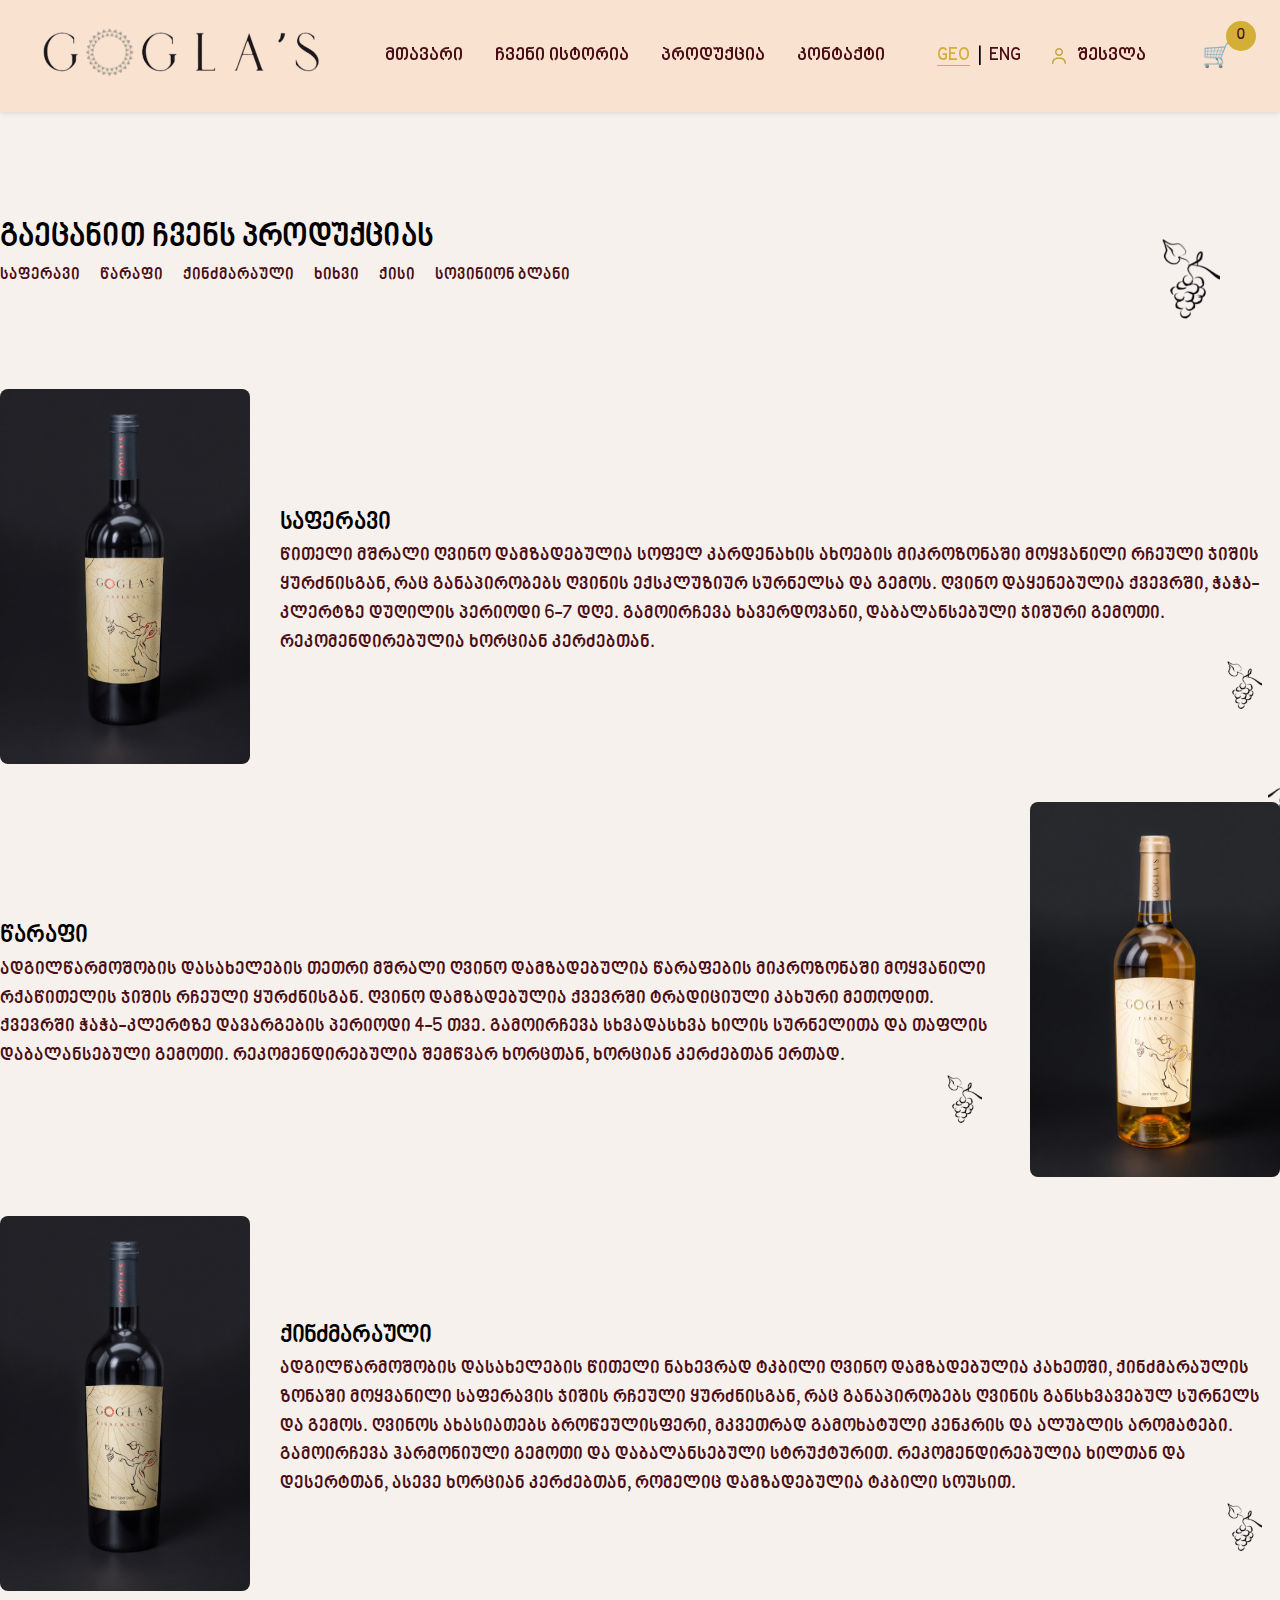
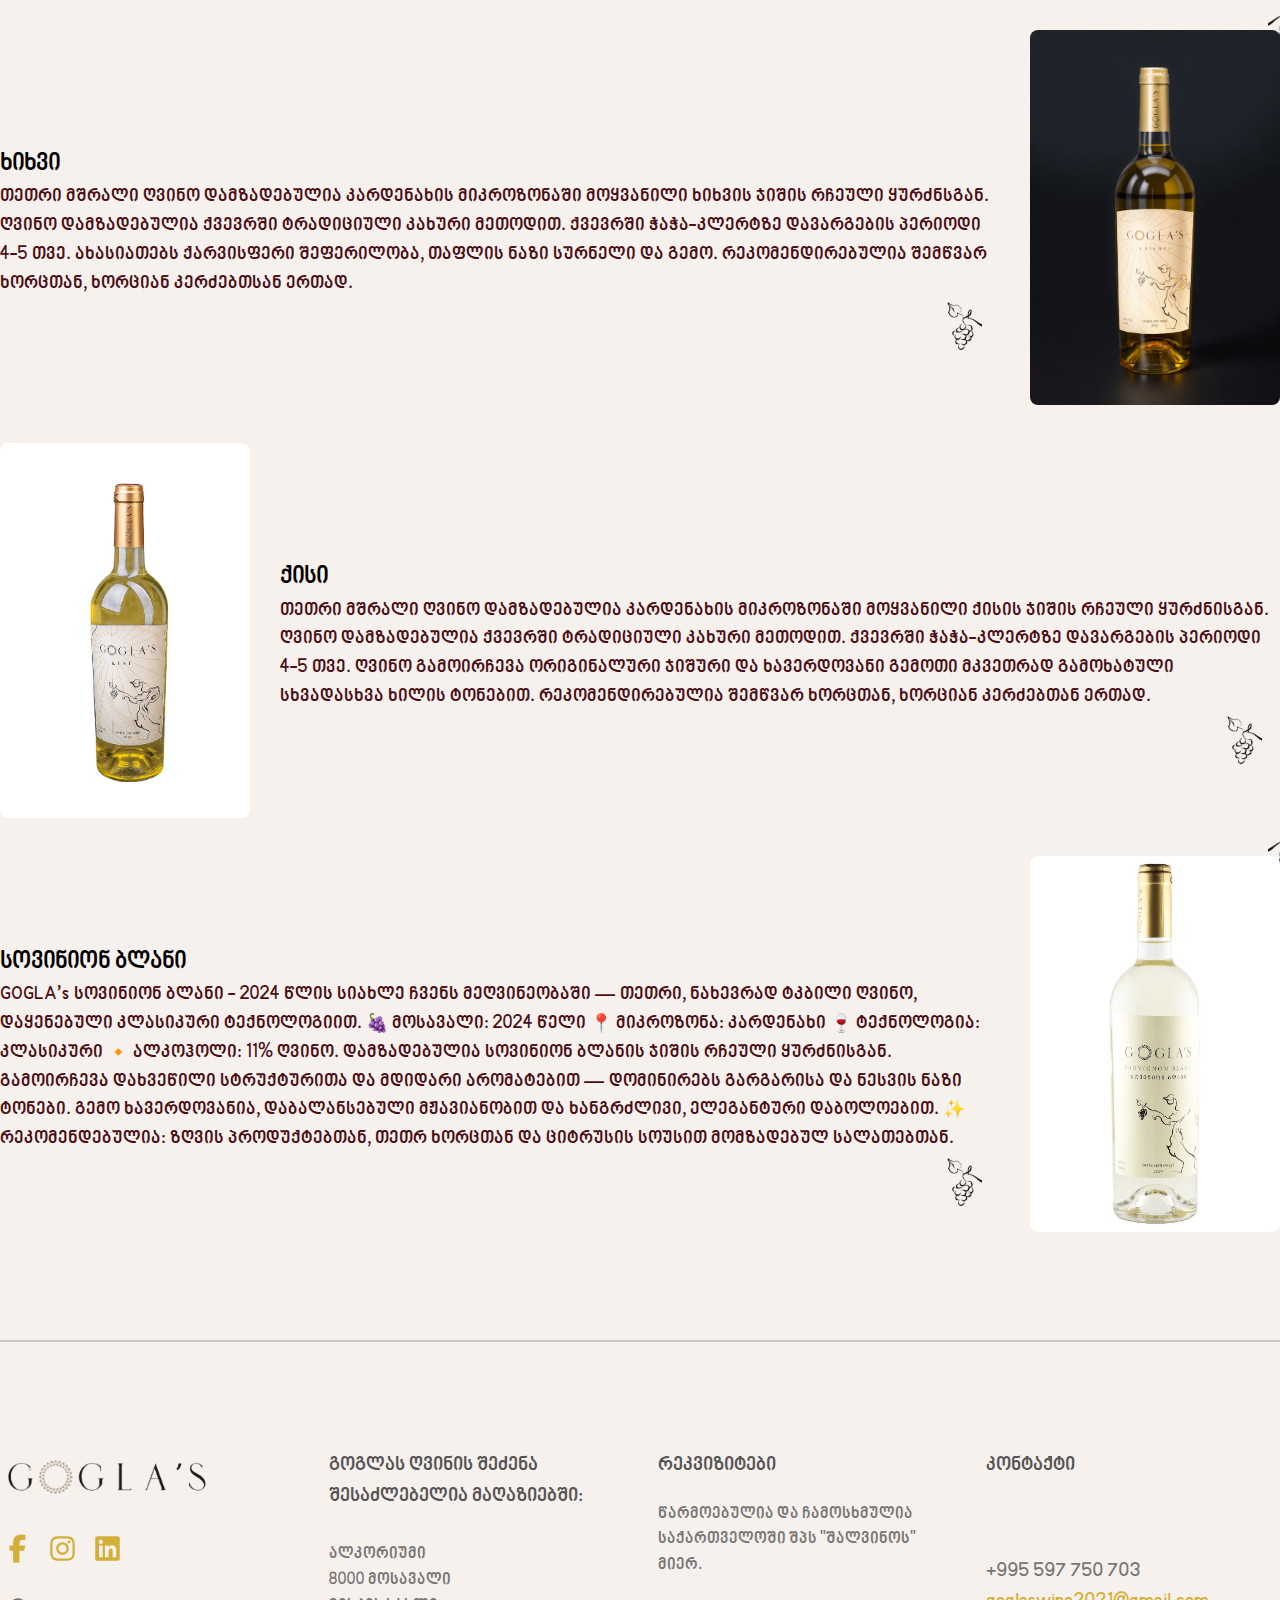
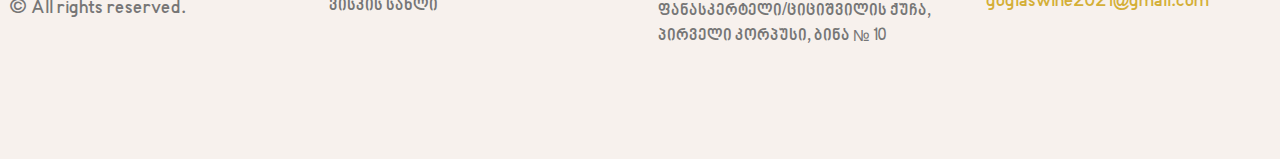
<file: products.html>
<!DOCTYPE html>
<html lang="en">
  <head>
    <meta charset="UTF-8" />
    <meta http-equiv="X-UA-Compatible" content="IE=edge" />
    <meta name="viewport" content="width=device-width, initial-scale=1.0" />
    <link rel="stylesheet" href="style.css" />
    <link rel="stylesheet" href="products.css" />
    <title>გოგლას ღვინო • Gogla's Wine</title>
  </head>
  <body id="about-bgr">
    <header>
      <div class="container">
        <div class="header-container">
          <div class="logo">
            <a href="index.html">
              <img src="images/logo.png" alt="Gogla's Wine" />
            </a>
          </div>

          <nav class="main-nav">
            <ul class="nav-list">
              <li><a href="index.html" data-translate="home">მთავარი</a></li>
              <li><a href="about.html" data-translate="about">ჩვენი ისტორია</a></li>
              <li><a href="products.html" data-translate="products">პროდუქცია</a></li>
              <li><a href="contact.html" data-translate="contact">კონტაქტი</a></li>
            </ul>
          </nav>
          <div class="language">
            <a href="#" id="geo" class="lang geo active">GEO</a>
            <span>|</span>
            <a href="#" id="eng" class="lang eng">ENG</a>
          </div>

          <div class="user-actions">
            <a href="login.html" class="login-link" data-translate="login">
              <svg xmlns="http://www.w3.org/2000/svg" viewBox="0 0 640 640">
                <path
                  d="M240 192C240 147.8 275.8 112 320 112C364.2 112 400 147.8 400 192C400 236.2 364.2 272 320 272C275.8 272 240 236.2 240 192zM448 192C448 121.3 390.7 64 320 64C249.3 64 192 121.3 192 192C192 262.7 249.3 320 320 320C390.7 320 448 262.7 448 192zM144 544C144 473.3 201.3 416 272 416L368 416C438.7 416 496 473.3 496 544L496 552C496 565.3 506.7 576 520 576C533.3 576 544 565.3 544 552L544 544C544 446.8 465.2 368 368 368L272 368C174.8 368 96 446.8 96 544L96 552C96 565.3 106.7 576 120 576C133.3 576 144 565.3 144 552L144 544z"
                />
              </svg>
              <span>შესვლა</span>
            </a>
            <a href="cart.html" class="cart-link">
              <span class="cart-icon">🛒</span>
              <span class="cart-count">0</span>
            </a>
          </div>
          <button class="btn-mobile-nav" onclick="toggleMobileNav()">
            <svg
              xmlns="http://www.w3.org/2000/svg"
              fill="none"
              viewBox="0 0 24 24"
              stroke-width="1.5"
              stroke="currentColor"
              class="icon-mobile-nav"
            >
              <path
                stroke-linecap="round"
                stroke-linejoin="round"
                d="M3.75 6.75h16.5M3.75 12h16.5m-16.5 5.25h16.5"
              />
            </svg>
          </button>
        </div>

        <!--conteineris div-is bolo-->
      </div>
    </header>

    <main>
      <section class="products-section">
        <div class="container">
          <h1 class="prod-title">გაეცანით ჩვენს პროდუქციას</h1>
          <div class="p-list">
            <p>საფერავი </p>
          <p>წარაფი </p>
          <p>ქინძმარაული </p>
          <p>ხიხვი </p>
          <p>ქისი </p>
          <p>სოვინიონ ბლანი</p>
          </div>
          
        </div>
       
      </section>
      <article>
        <div class="container">
          <div class="product-parent">
            <div class="p-img">
              <img src="images/sap.jpg" alt="Saperavi" />
            </div>
            <div class="p-text">
              <h2>საფერავი</h2>
              <p>
                წითელი მშრალი ღვინო დამზადებულია სოფელ კარდენახის ახოების
                მიკროზონაში მოყვანილი რჩეული ჯიშის ყურძნისგან, რაც განაპირობებს
                ღვინის ექსკლუზიურ სურნელსა და გემოს. ღვინო დაყენებულია ქვევრში,
                ჭაჭა-კლერტზე დუღილის პერიოდი 6-7 დღე. გამოირჩევა ხავერდოვანი,
                დაბალანსებული ჯიშური გემოთი. რეკომენდირებულია ხორციან კერძებთან.
              </p>
            </div>
          </div>
  
          <div class="product-parent">
            <div class="p-text">
              <h2>წარაფი</h2>
              <p>
                ადგილწარმოშობის დასახელების თეთრი მშრალი ღვინო დამზადებულია
                წარაფების მიკროზონაში მოყვანილი რქაწითელის ჯიშის რჩეული
                ყურძნისგან. ღვინო დამზადებულია ქვევრში ტრადიციული კახური მეთოდით.
                ქვევრში ჭაჭა-კლერტზე დავარგების პერიოდი 4-5 თვე. გამოირჩევა
                სხვადასხვა ხილის სურნელითა და თაფლის დაბალანსებული გემოთი.
                რეკომენდირებულია შემწვარ ხორცთან, ხორციან კერძებთან ერთად.
              </p>
            </div>
            <div class="p-img">
              <img src="images/tsar.jpg" alt="Tsarapi" />
            </div>
          </div>
  
          <div class="product-parent">
            <div class="p-img">
              <img src="images/kindz.jpg" alt="kindzmarauli" />
            </div>
            <div class="p-text">
              <h2>ქინძმარაული</h2>
              <p>
                ადგილწარმოშობის დასახელების წითელი ნახევრად ტკბილი ღვინო
                დამზადებულია კახეთში, ქინძმარაულის ზონაში მოყვანილი საფერავის
                ჯიშის რჩეული ყურძნისგან, რაც განაპირობებს ღვინის განსხვავებულ
                სურნელს და გემოს. ღვინოს ახასიათებს ბროწეულისფერი, მკვეთრად
                გამოხატული კენკრის და ალუბლის არომატები. გამოირჩევა ჰარმონიული
                გემოთი და დაბალანსებული სტრუქტურით. რეკომენდირებულია ხილთან და
                დესერტთან, ასევე ხორციან კერძებთან, რომელიც დამზადებულია ტკბილი
                სოუსით.
              </p>
            </div>
          </div>
  
          <div class="product-parent">
            <div class="p-text">
              <h2>ხიხვი</h2>
              <p>
                თეთრი მშრალი ღვინო დამზადებულია კარდენახის მიკროზონაში მოყვანილი
                ხიხვის ჯიშის რჩეული ყურძნსგან. ღვინო დამზადებულია ქვევრში
                ტრადიციული კახური მეთოდით. ქვევრში ჭაჭა-კლერტზე დავარგების პერიოდი
                4-5 თვე. ახასიათებს ქარვისფერი შეფერილობა, თაფლის ნაზი სურნელი და
                გემო. რეკომენდირებულია შემწვარ ხორცთან, ხორციან კერძებთსან ერთად.
              </p>
            </div>
            <div class="p-img">
              <img src="images/xixvi.jpg" alt="khikhvi" />
            </div>
          </div>
  
          <div class="product-parent">
            <div class="p-img">
              <img src="images/kisi2.jpg" alt="Kisi" />
            </div>
            <div class="p-text">
              <h2>ქისი</h2>
              <p>
                თეთრი მშრალი ღვინო დამზადებულია კარდენახის მიკროზონაში მოყვანილი
                ქისის ჯიშის რჩეული ყურძნისგან. ღვინო დამზადებულია ქვევრში
                ტრადიციული კახური მეთოდით. ქვევრში ჭაჭა-კლერტზე დავარგების პერიოდი
                4-5 თვე. ღვინო გამოირჩევა ორიგინალური ჯიშური და ხავერდოვანი გემოთი
                მკვეთრად გამოხატული სხვადასხვა ხილის ტონებით. რეკომენდირებულია
                შემწვარ ხორცთან, ხორციან კერძებთან ერთად.
              </p>
            </div>
          </div>
  
          <div class="product-parent">
            <div class="p-text">
              <h2>სოვინიონ ბლანი</h2>
              <p>
                GOGLA’s სოვინიონ ბლანი - 2024 წლის სიახლე ჩვენს მეღვინეობაში — თეთრი,
                ნახევრად ტკბილი ღვინო, დაყენებული კლასიკური ტექნოლოგიით. 🍇
                მოსავალი: 2024 წელი 📍 მიკროზონა: კარდენახი 🍷 ტექნოლოგია:
                კლასიკური 🔸 ალკოჰოლი: 11% ღვინო. დამზადებულია სოვინიონ ბლანის
                ჯიშის რჩეული ყურძნისგან. გამოირჩევა დახვეწილი სტრუქტურითა და
                მდიდარი არომატებით — დომინირებს გარგარისა და ნესვის ნაზი ტონები.
                გემო ხავერდოვანია, დაბალანსებული მჟავიანობით და ხანგრძლივი,
                ელეგანტური დაბოლოებით. ✨ რეკომენდებულია: ზღვის პროდუქტებთან, თეთრ
                ხორცთან და ციტრუსის სოუსით მომზადებულ სალათებთან.
              </p>
            </div>
            <div class="p-img">
              <img src="images/sov.jpg" alt="sauvignonblanc" />
            </div>
          </div>
        </div>
      </article>
      
      
    </main>

    <!--FOOTER -->
    <footer>
      <div class="container">
        <div class="footer-grid-container">
          <div class="logo-col">
            <a href="index.html"
              ><img src="images/logo.png" alt="Gogla's Wine"
            /></a>
            <ul class="social-links">
              <li>
                <a href="https://www.facebook.com/Goglaswine"
                  ><svg
                    xmlns="http://www.w3.org/2000/svg"
                    viewBox="0 0 640 640"
                  >
                    <path
                      d="M240 363.3L240 576L356 576L356 363.3L442.5 363.3L460.5 265.5L356 265.5L356 230.9C356 179.2 376.3 159.4 428.7 159.4C445 159.4 458.1 159.8 465.7 160.6L465.7 71.9C451.4 68 416.4 64 396.2 64C289.3 64 240 114.5 240 223.4L240 265.5L174 265.5L174 363.3L240 363.3z"
                    /></svg
                ></a>
              </li>
              <li>
                <a href="https://www.instagram.com/goglaswine_/"
                  ><svg
                    xmlns="http://www.w3.org/2000/svg"
                    viewBox="0 0 640 640"
                  >
                    <path
                      d="M320.3 205C256.8 204.8 205.2 256.2 205 319.7C204.8 383.2 256.2 434.8 319.7 435C383.2 435.2 434.8 383.8 435 320.3C435.2 256.8 383.8 205.2 320.3 205zM319.7 245.4C360.9 245.2 394.4 278.5 394.6 319.7C394.8 360.9 361.5 394.4 320.3 394.6C279.1 394.8 245.6 361.5 245.4 320.3C245.2 279.1 278.5 245.6 319.7 245.4zM413.1 200.3C413.1 185.5 425.1 173.5 439.9 173.5C454.7 173.5 466.7 185.5 466.7 200.3C466.7 215.1 454.7 227.1 439.9 227.1C425.1 227.1 413.1 215.1 413.1 200.3zM542.8 227.5C541.1 191.6 532.9 159.8 506.6 133.6C480.4 107.4 448.6 99.2 412.7 97.4C375.7 95.3 264.8 95.3 227.8 97.4C192 99.1 160.2 107.3 133.9 133.5C107.6 159.7 99.5 191.5 97.7 227.4C95.6 264.4 95.6 375.3 97.7 412.3C99.4 448.2 107.6 480 133.9 506.2C160.2 532.4 191.9 540.6 227.8 542.4C264.8 544.5 375.7 544.5 412.7 542.4C448.6 540.7 480.4 532.5 506.6 506.2C532.8 480 541 448.2 542.8 412.3C544.9 375.3 544.9 264.5 542.8 227.5zM495 452C487.2 471.6 472.1 486.7 452.4 494.6C422.9 506.3 352.9 503.6 320.3 503.6C287.7 503.6 217.6 506.2 188.2 494.6C168.6 486.8 153.5 471.7 145.6 452C133.9 422.5 136.6 352.5 136.6 319.9C136.6 287.3 134 217.2 145.6 187.8C153.4 168.2 168.5 153.1 188.2 145.2C217.7 133.5 287.7 136.2 320.3 136.2C352.9 136.2 423 133.6 452.4 145.2C472 153 487.1 168.1 495 187.8C506.7 217.3 504 287.3 504 319.9C504 352.5 506.7 422.6 495 452z"
                    /></svg
                ></a>
              </li>
              <li>
                <a href="https://www.linkedin.com/company/gogla-s/">
                  <svg xmlns="http://www.w3.org/2000/svg" viewBox="0 0 640 640">
                    <path
                      d="M512 96L127.9 96C110.3 96 96 110.5 96 128.3L96 511.7C96 529.5 110.3 544 127.9 544L512 544C529.6 544 544 529.5 544 511.7L544 128.3C544 110.5 529.6 96 512 96zM231.4 480L165 480L165 266.2L231.5 266.2L231.5 480L231.4 480zM198.2 160C219.5 160 236.7 177.2 236.7 198.5C236.7 219.8 219.5 237 198.2 237C176.9 237 159.7 219.8 159.7 198.5C159.7 177.2 176.9 160 198.2 160zM480.3 480L413.9 480L413.9 376C413.9 351.2 413.4 319.3 379.4 319.3C344.8 319.3 339.5 346.3 339.5 374.2L339.5 480L273.1 480L273.1 266.2L336.8 266.2L336.8 295.4L337.7 295.4C346.6 278.6 368.3 260.9 400.6 260.9C467.8 260.9 480.3 305.2 480.3 362.8L480.3 480z"
                    />
                  </svg>
                </a>
              </li>
            </ul>
            <p>© All rights reserved.</p>
          </div>
          <div class="shop-col">
            <h4>გოგლას ღვინის შეძენა შესაძლებელია მაღაზიებში:</h4>
            <ul>
              <li><a href="https://alcorium-store.ge/">ალკორიუმი</a></li>
              <li><a href="https://8000vintages.ge/">8000 მოსავალი</a></li>
              <li><a href="">ვისკის სახლი</a></li>
            </ul>
          </div>

          <div class="rec-col">
            <div class="rec-info">
              <h4>რეკვიზიტები</h4>
             <p>წარმოებულია და ჩამოსხმულია საქართველოში შპს "შალვინოს" მიერ.</p>
             <p>ფანასკერტელი/ციციშვილის ქუჩა, პირველი კორპუსი, ბინა № 10</p>
            </div>
            
          </div>
          
          <div class="contact-col">
            <div class="footer-info">
              <h4>კონტაქტი</h4>
              <span>+995 597 750 703</span>
            </div>
            <p>goglaswine2021@gmail.com</p>
          </div>
        



          <!--gridis cont boloo-->
        </div>
      </div>
    </footer>

    <script src="js/script.js"></script>
  </body>
</html>
</file>
<file: style.css>
@font-face {
  font-family: "myFont";
  src: url("fonts/bpg_nino_mtavruli_bold.ttf") format("trueType");
}

* {
  margin: 0;
  padding: 0;
  box-sizing: border-box;
}

body {
  font-family: "myFont", sans-serif;
  line-height: 1.6;
}
a {
  text-decoration: none;
  color: #000000;
}
ul,
ol {
  list-style-type: none;
}
.container {
  max-width: 1400px;
  margin: 0 auto;
 
}

/* ---HEADER--- */
header {
  background-color: #fae2d0; /*კრემისფერი ფონი*/
  padding: 1rem 2rem;
  box-shadow: 0 1px 5px rgba(0, 0, 0, 0.1);
  position: sticky;
  top: 0;
  z-index: 1000;
}

.header-container {
  display: flex;
  align-items: center;
  justify-content: space-between;
  margin: 0 auto;
}

/* ----HEADER LOGO----- */
.logo {
  display: flex;
  align-items: center;
}

.logo img {
  width: 300px;
  height: auto;
  transition: transform 0.3s ease;
}

.logo img:hover {
  transform: scale(1.05);
}

/* ---HEADER NAVIGATION----- */
.main-nav {
  flex: 1; /* შუაში დარჩება */
  display: flex;
  justify-content: center;
}

.nav-list {
  display: flex;
  align-items: center;
  gap: 2rem;
}

.nav-list a {
  color: #4a0e15; /* მუქი ბორდო */
  font-weight: 500;
  font-size: 1.125rem;
  transition: color 0.3s ease;
  position: relative;
}

.nav-list a:hover {
  color: #d4af37;
}

.nav-list a::after {
  content: "";
  position: absolute;
  bottom: -5px;
  left: 0;
  width: 0;
  height: 2px;
  background-color: #d4af37; /* ოქროსფერი ხაზი */
  transition: width 0.3s ease;
}

.nav-list a:hover::after {
  width: 100%; /*ხაზმა რო მთლიანი სიგანე დაიკავოს */
}

/*LANGUAGE*/
.language {
  display: flex;
  align-items: center;
  gap: 0.5rem;
  font-size: 1.125rem;
  font-weight: 500;
  margin-right: 12px;
}

.language a {
  color: #4a0e15; 
  transition: color 0.3s ease;
}

.language a:hover {
  color: #d4af37; 
}

.language .active {
  color: #d4af37; /* არჩეული ენა */
  text-decoration: underline;
  text-underline-offset: 4px;
}


/* HEADER USER-NAV */
.user-actions {
  display: flex;
  align-items: center;
  gap: 1.5rem;
}
.login-link svg {
  width: 20px;
  height: 20px;
  margin-right: 8px;
  fill: #c2a547;
}
.login-link svg:hover {
  fill: #f5f5dc;
  color: #f5f5dc;
}
.login-link {
  font-size: 1.125rem;
}

.login-link,
.cart-link {
  color: #4a0e15;
  padding: 0.5rem 1rem;
  border-radius: 5px;
  transition: all 0.3s ease;
  display: flex;
  align-items: center;
}

.login-link:hover {
  background-color: #c2a547;
  color: #f5f5dc;
}

.cart-link {
  position: relative;
  font-size: 1.5rem;
}

.cart-link:hover {
  transform: scale(1.1);
}

.cart-count {
  position: absolute;
  top: -8px;
  right: -8px;
  background-color: #d4af37;
  color: #4a0e15;
  border-radius: 50%;
  min-width: 30px;
  height: 30px;
  padding: 0 6px;
  display: flex;
  align-items: center;
  justify-content: center;
  font-size: 0.95rem;
  font-weight: bold;
  white-space: nowrap;
}
/* MOBILE BUTTON */
.btn-mobile-nav {
  display: none;
  background: none;
  border: none;
  cursor: pointer;
  z-index: 2000;
  padding: 10px;
}

.icon-mobile-nav {
  width: 30px;
  height: 30px;
  color: #d4af37;
}
/*---- HEADER ENDS HERE:)----- */

/* ---2.HERO BLOCK STYLES ----*/
.skewed {
  margin-bottom: 100px;
}
#wrapper {
  position: relative;
  width: 100%;
  min-height: 55vw;
  overflow: hidden;
}

.layer {
  position: absolute;
  width: 100vw;
  min-height: 55vw;
  overflow: hidden;
}
.layer .content-wrap {
  position: absolute;
  width: 100vw;
  min-height: 55vw;
}
.layer .content-body {
  position: absolute;
  width: 25%;
  top: 50%;
  text-align: center;
  transform: translateY(-50%);
  color: #fff;
}

.layer img {
  position: absolute;
  width: 35%;
  top: 50%;
  left: 50%;
  transform: translate(-50%, -50%); /*ზუსტად შუაში რო დაჯდეს*/
}
.layer h2 {
  font-size: 2em;
}

.bottom {
  background: #222;
  z-index: 1; /*პირველი ნაცრისფერი ფონი იქნება ყველაზე პატარა ინდექსის მატარებელი*/
}
.bottom .content-body {
  right: 5%;
}
.bottom h1 {
  color: #d4af37;
}

.top {
  background: #eee;
  color: #222;
  z-index: 2;
  width: 50vw;
}

.top .content-body {
  left: 5%;
  color: #222;
}

.handle {
  position: absolute;
  height: 100%;
  display: block;
  background-color: #d4af37;
  width: 5px;
  top: 0;
  left: 50%;
  z-index: 3;
}

.skewed .handle {
  top: 50%;
  transform: rotate(30deg) translateY(-50%);
  height: 200%;
  transform-origin: top;
}

.skewed .top {
  transform: skew(-30deg);
  margin-left: -1000px;
  width: calc(50vw + 1000px);
}
.skewed .top .content-wrap {
  transform: skew(30deg);
  margin-left: 1000px;
}

/* ---HERO BLOCK STYLES END HERE---*/
.line {
  margin-bottom: 100px;
}
#line-title {
  text-align: center;
  text-decoration: underline;
  color: #4a0e15;
  font-size: 30px;
}

/* ----3.MAIN CONTENT ASIDE PART---- */
.main-content {
  margin-bottom: 130px;
}
.grid-container {
  margin-bottom: 96px;
  display: grid;
  grid-template-columns: 250px 1fr;
  gap: 20px;
  margin-bottom: 96px;
}
/*ფილტრის დროს ბარათის დასამალლი კლასი, ჯს-ისთვის*/
.hidden {
  display: none;
}
.f-list a.active {
  color: #d4af37;
  font-weight: 600;
}

.filter-box {
  border: 1px solid #d4af37;
  border-radius: 15px;
  width: 100%;
  padding: 25px;
}
.filter-list {
  display: flex;
  flex-direction: column;
  gap: 10px;
  align-items: flex-start;
}
.f-list {
  font-size: 17px;
  margin-left: 55px;
  display: flex;
  flex-direction: column;
  gap: 10px;
}
.f-list a {
  color: #4a0e15;
}
.f-list a:hover {
  color: #d4af37;
}
.filter-header {
  display: flex;
  align-items: center;
  gap: 20px;
  color: #4a0e15;
}
.filter-header svg {
  width: 35px;
  height: auto;
  fill: #d4af37;
}

.filter-box form input[type="search"] {
  border: 1px solid #d4af37;
  display: block;
  width: 100%;
  height: 50px;
  padding: 18px 30px;
  border-radius: 14px;
  margin-bottom: 20px;
}
.filter-box form input[type="search"]:focus {
  border-color: #4a0e15;
  outline: none; /*  ლურჯი outline გაქრეს */
}

/*CARDS*/
.cards-container {
  display: grid;
  grid-template-columns: repeat(3, 1fr);
  gap: 20px;
}
.grid-3-cols {
  border-radius: 15px;
  padding: 15px;
  box-shadow: 0 20px 30px 0 rgba(0, 0, 0, 0.07);
  position: relative;
  overflow: hidden;
}

/*ბოთლის ფონი*/
.card-image {
  position: relative;
  display: flex;
  align-items: center;
  justify-content: center;
  margin-bottom: 55px;
}
.card-image::before {
  content: "";
  position: absolute;
  bottom: -21px;
  left: 50%; /*ცენტრირებისთვის*/
  transform: translateX(-50%);
  width: 200px;
  height: 200px;
  background: #f9ede4;
  border-radius: 50%;
  z-index: 1;
}
/* #fcede2 */
.card-image img {
  width: 200px;
  height: auto;
  display: flex;
  position: relative;
  z-index: 2;
}
.grid-3-cols h3 {
  margin: 30px 0;
  color: #4a0e15;
}
.grid-3-cols span {
  font-size: 20px;
  font-weight: 700;
  color: #c09f32;
}
.overlay {
  position: absolute;
  top: 0;
  left: 0;
  width: 100%;
  height: 100%;
  background: rgba(74, 14, 21, 0.9);
  display: flex;
  align-items: center;
  justify-content: center;
  opacity: 0;
  transition: opacity 0.3s ease;
  z-index: 3;
  border-radius: 10px;
  cursor: pointer;
}
.card-image:hover .overlay {
  opacity: 1;
}
.overlay span {
  color: #d4af37;
  font-size: 18px;
  font-weight: 600;
  background: rgba(255, 255, 255, 0.15);
  padding: 12px 30px;
  border-radius: 25px;
  border: 2px solid #d4af37;
  transition: all 0.3s ease;
}
.overlay span:hover {
  background: #d4af37;
  color: #4a0e15;
}
.card-info {
  display: flex;
  flex-direction: column;
  align-items: flex-start;
  gap: 10px;
}
.card-bottom {
  display: flex;
  justify-content: space-between;
  align-items: center;
  width: 100%;
}
.add-to-cart-btn {
  display: flex;
  align-items: center;
  gap: 10px;
  background-color: #d4af37;
  color: #4a0e15;
  border: none;
  border-radius: 6px;
  padding: 8px 14px;
  font-size: 15px;
  font-weight: 600;
  cursor: pointer;
  transition: all 0.3s ease;
}
.add-to-cart-btn:hover {
  background-color: #b48d31;
  transform: translateY(-2px);
}
.add-to-cart-btn svg {
  width: 20px;
  height: auto;
  fill: #4a0e15;
}

/*modaaaaal*/
.modal {
  display: none;
  position: fixed;
  inset: 0; /*ყველაფერი 0 / left/right/bottom/top*/
  background-color: rgba(0, 0, 0, 0.75);
  backdrop-filter: blur(5px);
  justify-content: center;
  align-items: center;
  z-index: 10000;
}

.modal-content {
  background: #fff;
  border-radius: 14px;
  padding: 35px;
  display: flex;
  flex-direction: column;
  width: 750px;
  max-width: 90%;
  box-shadow: 0 10px 50px rgba(0, 0, 0, 0.5);
  animation: fadeIn 0.3s ease;
  position: relative;
  max-height: 90vh;
  overflow-y: auto;
}

@keyframes fadeIn {
  from {
    transform: scale(0.8);
    opacity: 0;
  }
  to {
    transform: scale(1);
    opacity: 1;
  }
}

.close-btn {
  position: absolute;
  top: 15px;
  right: 20px;
  font-size: 36px;
  cursor: pointer;
  color: #4a0e15;
  transition: all 0.3s ease;
  line-height: 1;
  font-weight: 300;
  z-index: 1;
}

.close-btn:hover {
  color: #d4af37;
  transform: rotate(90deg) scale(1.2);
}

.modal-inner {
  display: grid;
  grid-template-columns: 1fr 1.3fr;
  align-items: start;
  gap: 35px;
  margin-top: 25px;
}

/*  Modal image wrapper - background დამატება */
.modal-image-wrapper {
  position: relative;
  display: flex;
  align-items: center;
  justify-content: center;
  padding: 20px;
}

.modal-image-wrapper::before {
  content: "";
  position: absolute;
  top: 50%;
  left: 50%;
  transform: translate(-50%, -50%);
  width: 180px;
  height: 180px;
  background: #f9ede4;
  border-radius: 50%;
  z-index: 1;
}

.modal-inner img {
  width: 100%;
  max-width: 250px;
  height: auto;
  display: block;
  position: relative;
  z-index: 2;
  margin: 0 auto;
}

.modal-info h3 {
  color: #4a0e15;
  margin-bottom: 15px;
  font-size: 26px;
}

.modal-info p {
  font-size: 16px;
  color: #333;
  line-height: 1.7;
  margin-bottom: 20px;
}

.modal-info span {
  color: #c09f32;
  font-weight: 700;
  font-size: 24px;
  display: block;
}

/* ----MAIN CONTENT ASIDE PART ends here---- */

/*-----ABOUT PAGE-----*/
#about-bgr{
  background-color: #f7f1ed;
}
.about-section{
  padding: 150px 0; 
  min-height: 70vh; 
  display: flex; 
  align-items: center; 
}
.about-txt{
  width: 50%;
  border: 1px solid #d4af37;
  padding: 20px;
  border-radius: 0 25px 0 25px;
  color:#4a0e15;
}
.flexbox-cont{
  display: flex;
  justify-content: center;
}
/*-----ABOUT PAGE ENDS HERE-----*/


/*===========COTACT PAGE ==========*/
#contact-body{
  background-color: #f7f1ed;
}
.contact-section {
  padding: 150px 0; 
  min-height: 70vh; 
  display: flex; 
  align-items: center; 
}

.cont-img{
  width: 45%;
  max-width: 500px;
}
.cont-img img {
  width: 100%; /* დაიკავოს მშობლის მთელი სიგანე */
  height: auto; /* სიმაღლე ავტომატურად დარეგულირდეს */
  display: block; /* წაშალოს ნებისმიერი "ქვედა სივრცე" (baseline gap) */
  border-radius: 10px; 
}
.contact-flex-cont{
  display: flex;
  align-items: stretch;
  justify-content: center;
  gap: 50px;
}
#contact-title{
  text-align: center;
  color:#4a0e15;
  font-size: 32px;
}
.contact{
  width: 45%;
  min-width: 300px;
  border: 1px solid #d4af37;
  padding: 25px;
  border-radius: 0 25px 0 25px;
  color:#4a0e15;
  display: flex;
  flex-direction: column;
  justify-content: center;
  
}
.contact-links{
  display: flex;
  align-items: center;
  justify-content: center;
  gap: 30px;
  padding: 20px 0;
  margin: 0;
}
#contact-p {
  
  font-size: 16px;
  line-height: 1.5;
  text-align: center;
}


.contact-links svg {
  width: 35px;
  height: auto;
  fill: #d4af37;
}
/*===========COTACT PAGE ENDS HERE :)==========*/



/*---------FOOTER----------*/
footer {
  padding: 6.8rem 0;
  border-top: 2px solid rgba(120, 117, 117, 0.336);
}
.footer-grid-container {
  display: grid;
  grid-template-columns: repeat(4, 1fr);
  gap: 35px;
}
.logo-col {
  display: flex;
  flex-direction: column;
  gap: 20px;
}
.logo-col img {
  height: 3.2rem;
}
.logo-col svg {
  width: 35px;
  height: auto;
  fill: #d4af37;
}
.social-links {
  display: flex;
  align-items: center;
  gap: 10px;
}
.logo-col p {
  font-size: 1.2rem;
  padding-left: 10px;
  color: #767676;
}
.shop-col {
  display: flex;
  flex-direction: column;
  gap: 30px;
}
.shop-col h4 {
  color: #555;
  font-size: 1.2rem;
}
.shop-col ul li a {
  color: #767676;
}

.rec-info{
  display: flex;
    flex-direction: column;
    gap: 20px;
}
.rec-col h4 {
  color: #555;
  font-size: 1.2rem;
}
.rec-col p{
  color: #767676;
}

.footer-info {
  display: flex;
  flex-direction: column;
  gap: 75px;
}
.contact-col h4 {
  color: #555;
  font-size: 1.2rem;
}
.contact-col span {
  color: #767676;
  font-size: 1.2rem;
}
.contact-col p {
  color: #d4af37;
  font-size: 1.2rem;
}

/*---------FOOTER edns here----------*/

/* ---------RESPONSIVE -------- */

@media (max-width: 768px) {
  body {
    font-size: 75%;
  }
  /*header responsive*/
  header {
    padding: 0.75rem 1rem;
  }
  .logo img {
    width: 150px;
  }
  .btn-mobile-nav {
    display: block;
  }
  .main-nav {
    position: fixed;
    top: 0;
    left: 0;
    width: 100%;
    height: 100vh;
    background-color: #fae2d0;
    display: flex;
    align-items: center;
    justify-content: center;
    z-index: 1500; /*headerზე მაღლა */

    /*hidden by default*/
    opacity: 0;
    pointer-events: none;
    visibility: hidden;
    transform: translateX(-100%); /*მარცხნიდან slidein*/
    transition: all 0.5s cubic-bezier(0.68, -0.55, 0.265, 1.55);
  }
  /* როცა გაიხსნება (JavaScript დაამატებს .nav-open class-ს) */
  .main-nav.nav-open {
    opacity: 1;
    pointer-events: auto;
    visibility: visible;
    transform: translateX(0); /*ადგილზე შემოსვლა*/
  }
  .nav-list {
    flex-direction: column;
    gap: 3rem;
    text-align: center;
  }
  .nav-list a {
    font-size: 2rem;
  }
  /*login text hidden*/
  .login-link span {
    display: none;
  }
  .login-link svg {
    margin-right: 0;
  }
  /*header responsive ends here*/

  /*----cards responsive---- */
  .grid-container{
    grid-template-columns: 1fr;
  }
  aside{
    display: none;
  }
  .cards-container {
    grid-template-columns: 1fr;
    gap: 20px;
    padding: 0 15px;
  }
  .modal-inner {
    grid-template-columns: 1fr;
    text-align: center;
  }
  .modal-content {
    padding: 25px;
  }
  .filter-box {
    display: none;
  }
  /*cards responsive ends here */
  /*კონტაქტის რესპონსივიიი */
  .contact-flex-cont {
    flex-direction: column;
    align-items: center;
    gap: 30px; 
  }

  .cont-img {
    width: 100%; 
    max-width: 400px; 
  }

  .contact {
    width: 90%;
    min-width: unset; 
  }
  
  .contact {
      display: block; 
      flex-direction: unset;
      justify-content: unset;
      padding: 20px;
  }
  
  #contact-title, #contact-p {
    text-align: center;
  }
  
  .contact-links {
      justify-content: center;
  }



  /*----FOOTER RESPONSIVE----*/
  .footer-grid-container {
    grid-template-columns: 1fr;
    gap: 20px;
  } 
  .footer-grid-container > div {
    border-bottom: 1px solid #ccc;
    padding-bottom: 15px;
  }
  .footer-grid-container > div:last-child {
    border-bottom: none;
  }
  footer .container {
    padding: 0 20px; /* მარცხნივ და მარჯვნივ 20px დაშორება */
  }
  .footer-grid-container {
    text-align: center;
    justify-items: center; /* grid-ის შიგნით ყველა div ცენტრში */
  }
  .logo-col {
    align-items: center;
    text-align: center;
  }
  
}

/*Smaller screen!!*/

@media (max-width: 480px) {
  .logo img {
    width: 120px; /*უფრო პატარა */
  }

  .nav-list a {
    font-size: 1.5rem; /*ოდნავ შემცირება */
  }

  .user-actions {
    gap: 0.75rem;
  }
}
</file>
<file: cart.css>
@font-face {
  font-family: "myFont";
  src: url("fonts/bpg_nino_mtavruli_bold.ttf") format("trueType");
}

* {
  margin: 0;
  padding: 0;
  box-sizing: border-box;
}

body {
  font-family: "myFont", sans-serif;
  line-height: 1.6;
  
}
a {
  text-decoration: none;
  color: #000000;
}
ul,
ol {
  list-style-type: none;
}
.container {
  max-width: 1400px;
  margin: 0 auto;
  /* padding: 0 2rem; გვერდებზე padding mobile-ისთვის */
}
/*--------CART PAGE STYLES-----------*/
#bgr{
  background-image: url("images/bgr.jpg");
  background-repeat: no-repeat;
  background-position: right bottom;
  background-size: 50%;
  background-attachment: fixed;
}
.cart-title{
  text-align: center;
  margin-top: 100px;
  color: #4a0e15;
}
#cart-total{
  text-align: center;
  margin-top: 20px;
  color: #4a0e15;

}
#cart-items {
  display: flex;
  flex-direction: column;
  align-items: center;
  flex-wrap: wrap;
  gap: 15px;
  margin-top: 20px;
}

/* თითოეული პროდუქტის div */
.cart-item {
  display: flex;
  align-items: center;
  justify-content: space-between;
  gap: 20px;
  padding: 10px;
  border: 1px solid #d4af37;
  border-radius: 8px;
  background-color: #fafafa;
  width: 250px;
}
.cart-item img {
  width: 80px;
  height: auto;
  border-radius: 5px;
}

/* ტექსტები */
.cart-item div {
  display: flex;
  flex-direction: column;
  gap: 5px;
}

/* წაშლის ღილაკი */
.remove-btn {
  background-color: #d4af37;
  color: #4a0e15;
  border: none;
  padding: 6px 12px;
  border-radius: 6px;
  cursor: pointer;
  font-weight: 600;
  transition: all 0.3s ease;
}

.remove-btn:hover {
  background-color: #b48d31;
  transform: translateY(-2px);
}
</file>
<file: products.css>
@font-face {
  font-family: "myFont";
  src: url("fonts/bpg_nino_mtavruli_bold.ttf") format("trueType");
}

* {
  margin: 0;
  padding: 0;
  box-sizing: border-box;
}

body {
  font-family: "myFont", sans-serif;
  line-height: 1.6;
}
a {
  text-decoration: none;
  color: #000000;
}
ul,
ol {
  list-style-type: none;
}

#prod-bgr {
  background-color: #f7f1ed;
}
.container {
  max-width: 1400px;
  margin: 0 auto;
}
article{
  margin-bottom: 100px;
}
.prod-title {
  color: #000000;
}
.p-list p {
  color: #4a0e15;
}
/* დეკორატიული ყურძნის მტევნები */
.products-section {
  position: relative;
  margin: 100px 0;
}
/* მთავარი სექციის მარჯვნივ ზემოთ */
.products-section::before {
  content: "";
  position: absolute;
  top: 20px;
  right: 50px;
  width: 80px;
  height: 100px;
  background-image: url("images/grape.png"); 
  background-size: contain;
  background-repeat: no-repeat;
  z-index: 1;
}

.p-list {
  display: flex;
  align-items: center;
  gap: 20px;
}

.product-parent {
  display: flex;
  align-items: center;
  justify-content: space-between;
  gap: 30px;
  margin-top: 30px;
  position: relative; /* თითოეული პროდუქტის კონტეინერზე დეკორატიული მტევნები */
}

/* კენტი პროდუქტების მარცხნივ ზემოთ */
.product-parent:nth-child(odd)::before {
  content: "";
  position: absolute;
  top: -30px;
  left: -54px;
  width: 60px;
  height: 75px;
  background-image: url("images/grape.png");
  background-size: contain;
  background-repeat: no-repeat;
  z-index: 0;
}

/* ლუწი პროდუქტების მარჯვნივ ზემოთ */
.product-parent:nth-child(even)::after {
  content: "";
  position: absolute;
  top: -40px;
  right: -40px;
  width: 60px;
  height: 75px;
  background-image: url("images/grape.png");
  background-size: contain;
  background-repeat: no-repeat;
  z-index: 0;
  transform: scaleX(-1); /* სარკისებური ეფექტი */
}

/* ტექსტების გვერდით */
.p-text::after {
  content: "";
  position: absolute;
  right: 10px;
  width: 50px;
  height: 60px;
  background-image: url("images/grape.png");
  background-size: contain;
  background-repeat: no-repeat;
  z-index: 0;
}

/* z-index კორექცია რომ ტექსტი წინ იყოს */
.p-text {
  position: relative;
  z-index: 1;
}

.p-img {
  position: relative;
  z-index: 1;
}

.p-img img {
  width: 250px;
  border-radius: 8px;
}
.p-text h2 {
  color: #000000;
}
.p-text p {
  font-size: 18px;
  color: #4a0e15;
}


/* ===== RESPONSIVE ===== */

/* BETWEEN 1200px and 900px FIX */
@media (max-width: 1200px) {
  .product-parent {
    gap: 20px;
  }

  .p-img img {
    width: 220px; /* ცოტათი შეამცირებს, ჰარმონიულად ჩამოვა */
  }

  .p-text p {
    font-size: 17px;
  }

  /* დეკორატიული მტევნები რომ არ გადაფაროს */
  .product-parent::before,
  .product-parent::after {
    top: -20px;
    width: 45px;
    height: 55px;
  }

  .prod-title {
    text-align: center; 
  }
}




@media (max-width: 900px) {
  .product-parent {
    flex-direction: column;
    text-align: center;
  }
  .prod-title{
    text-align: center;
  }

  .product-parent:nth-child(even) {
    flex-direction: column-reverse; /* რომ ფოტო და ტექსტი რიგითობა შენარჩუნდეს */
  }

  .p-img img {
    width: 70%;
    max-width: 300px;
  }

  .p-text {
    width: 100%;
  }

  .p-text p {
    font-size: 16px;
    line-height: 1.5;
    padding: 0 10px;
  }

  /* დეკორაციები გავაქროთ მცირე ეკრანებზე */
  .products-section::before,
  .product-parent::before,
  .product-parent::after,
  .p-text::after {
    display: none !important;
  }
}

@media (max-width: 600px) {
  .p-img img {
    width: 90%;
  }

  .p-text p {
    font-size: 15px;
  }

  .prod-title {
    font-size: 24px;
    text-align: center;
  }
}
</file>
